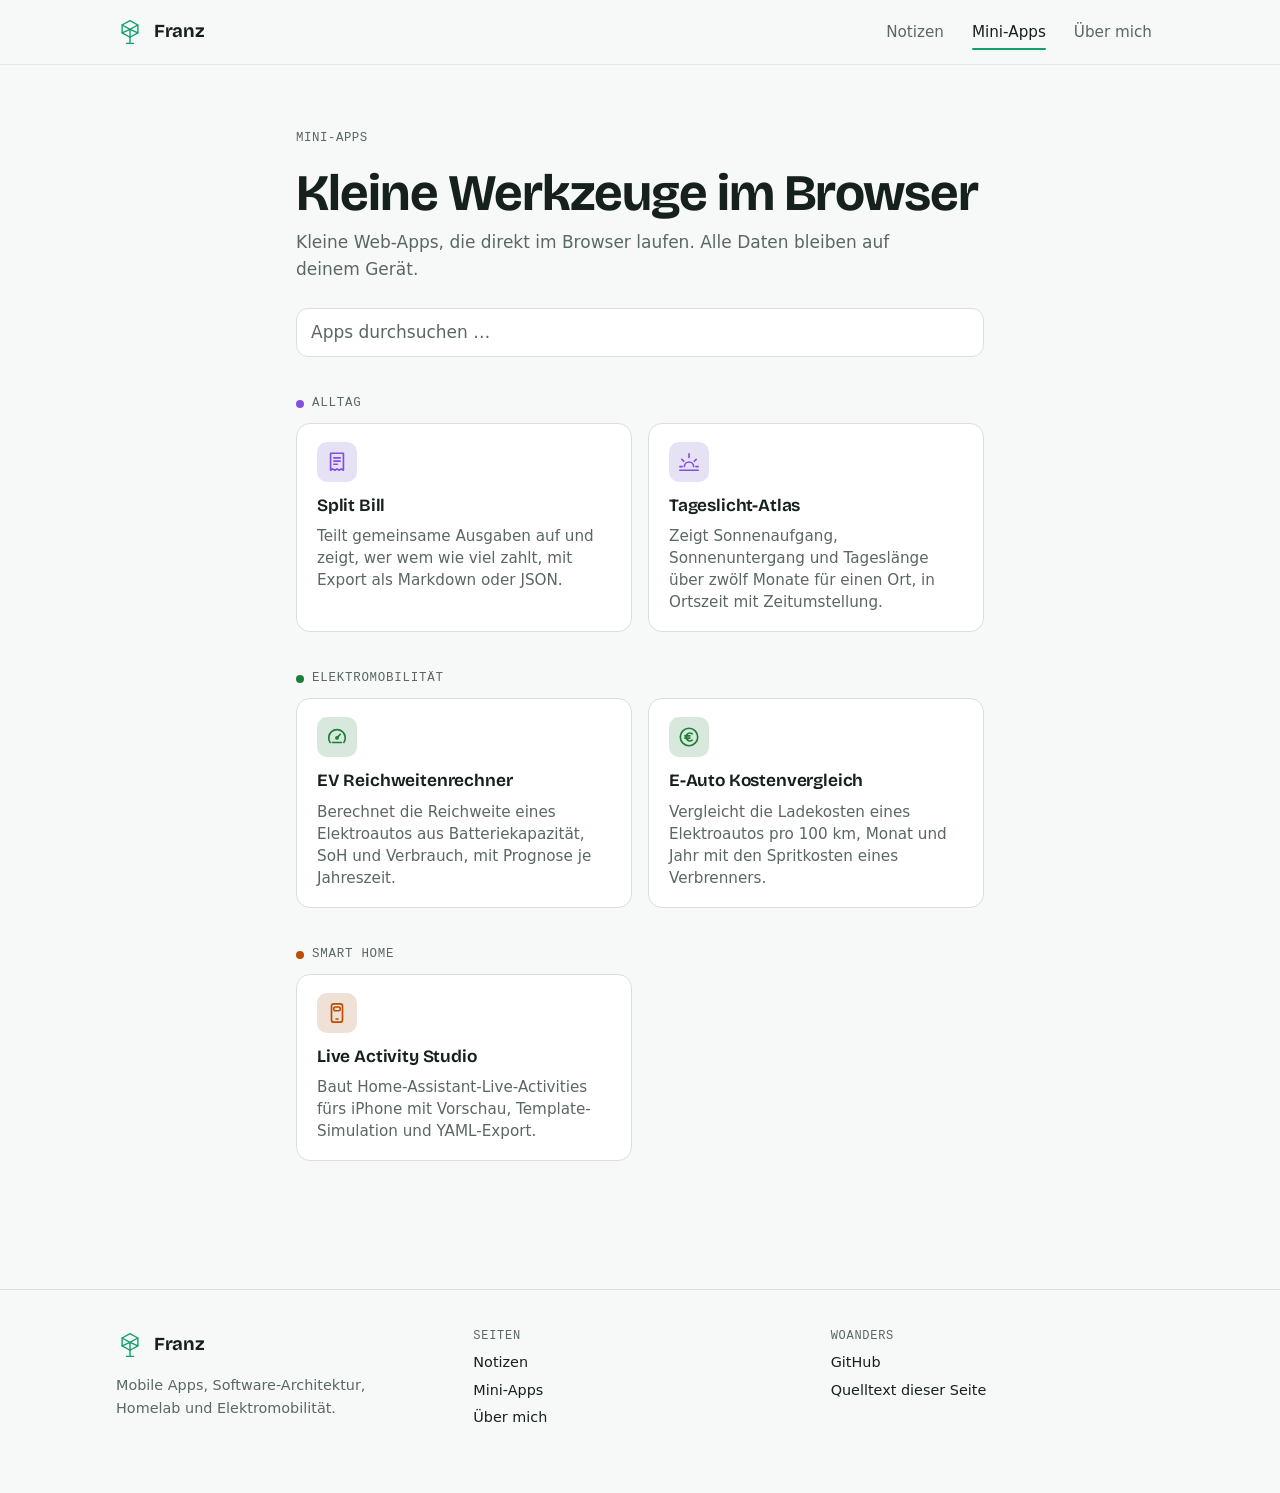
<file: apps/index.html>
<!doctype html>
<html lang="de">
<head>
  <meta charset="utf-8">
  <meta name="viewport" content="width=device-width, initial-scale=1">
  <title>Mini-Apps · Franz</title>
  <meta name="description" content="Kleine Web-Apps von Franz, reines HTML/CSS/JS">
  <link rel="stylesheet" href="../style.css?v=4">
</head>
<body>
  <header class="site-header">
    <div class="wrap">
      <a class="brand" href="../"><svg viewBox="0 0 32 32" width="28" height="28" fill="none" stroke="currentColor" stroke-width="1.6" stroke-linejoin="round" stroke-linecap="round" aria-hidden="true"><path d="M16 3 7 8v9l9 5 9-5V8z"/><path d="M7 8l9 5 9-5M16 13v9M7 17l9-4 9 4"/><path d="M16 22v7M12 29h8"/></svg>Franz</a>
      <nav class="site-nav" aria-label="Hauptnavigation">
        <a href="../notizen/">Notizen</a>
        <a href="../apps/" aria-current="page">Mini-Apps</a>
        <a href="../#ueber">Über mich</a>
      </nav>
    </div>
  </header>
  <main>
    <p class="eyebrow">Mini-Apps</p>
    <h1>Kleine Werkzeuge im Browser</h1>
    <p class="tagline">Kleine Web-Apps, die direkt im Browser laufen. Alle Daten bleiben auf deinem Gerät.</p>
    <div class="app-search">
      <label for="app-filter" class="visually-hidden">Mini-Apps filtern</label>
      <input id="app-filter" type="search" placeholder="Apps durchsuchen …" autocomplete="off" spellcheck="false">
    </div>
    <section class="app-section" aria-labelledby="cat-alltag" style="--cat: var(--app-alltag)">
      <h2 id="cat-alltag">Alltag</h2>
      <ul class="app-grid">
        <li>
          <a class="app-tile" href="split-bill/">
            <span class="app-tile-icon" aria-hidden="true">
              <svg viewBox="0 0 24 24" width="22" height="22" fill="none" stroke="currentColor" stroke-width="1.8" stroke-linecap="round" stroke-linejoin="round"><path d="M5 2.5h14V21l-2.33-1.5L14.33 21 12 19.5 9.67 21l-2.34-1.5L5 21z"/><path d="M8.5 7.5h7M8.5 11h7M8.5 14.5h4"/></svg>
            </span>
            <span class="app-tile-title">Split Bill</span>
            <span class="app-tile-desc">Teilt gemeinsame Ausgaben auf und zeigt, wer wem wie viel zahlt, mit Export als Markdown oder JSON.</span>
          </a>
        </li>
        <li>
          <a class="app-tile" href="tageslicht-atlas/">
            <span class="app-tile-icon" aria-hidden="true">
              <svg viewBox="0 0 24 24" width="22" height="22" fill="none" stroke="currentColor" stroke-width="1.8" stroke-linecap="round" stroke-linejoin="round"><path d="M7 17a5 5 0 0 1 10 0"/><path d="M2 21h20"/><path d="M12 3v4M4.2 9.2l2 2M19.8 9.2l-2 2M2 17h2.5M19.5 17H22"/></svg>
            </span>
            <span class="app-tile-title">Tageslicht-Atlas</span>
            <span class="app-tile-desc">Zeigt Sonnenaufgang, Sonnenuntergang und Tageslänge über zwölf Monate für einen Ort, in Ortszeit mit Zeitumstellung.</span>
          </a>
        </li>
      </ul>
    </section>
    <section class="app-section" aria-labelledby="cat-emobil" style="--cat: var(--app-emobil)">
      <h2 id="cat-emobil">Elektromobilität</h2>
      <ul class="app-grid">
        <li>
          <a class="app-tile" href="ev-reichweite/">
            <span class="app-tile-icon" aria-hidden="true">
              <svg viewBox="0 0 24 24" width="22" height="22" fill="none" stroke="currentColor" stroke-width="1.8" stroke-linecap="round" stroke-linejoin="round"><path d="M4.5 18a9 9 0 1 1 15 0"/><path d="m12 13 3.5-4"/><circle cx="12" cy="13" r="1.2"/><path d="M7 18h10"/></svg>
            </span>
            <span class="app-tile-title">EV Reichweitenrechner</span>
            <span class="app-tile-desc">Berechnet die Reichweite eines Elektroautos aus Batteriekapazität, SoH und Verbrauch, mit Prognose je Jahreszeit.</span>
          </a>
        </li>
        <li>
          <a class="app-tile" href="e-auto-kostenvergleich/">
            <span class="app-tile-icon" aria-hidden="true">
              <svg viewBox="0 0 24 24" width="22" height="22" fill="none" stroke="currentColor" stroke-width="1.8" stroke-linecap="round" stroke-linejoin="round"><circle cx="12" cy="12" r="9.5"/><path d="M15.5 8.6a4.2 4.2 0 1 0 0 6.8"/><path d="M7.5 10.8h5.5M7.5 13.2h5.5"/></svg>
            </span>
            <span class="app-tile-title">E-Auto Kostenvergleich</span>
            <span class="app-tile-desc">Vergleicht die Ladekosten eines Elektroautos pro 100 km, Monat und Jahr mit den Spritkosten eines Verbrenners.</span>
          </a>
        </li>
      </ul>
    </section>
    <section class="app-section" aria-labelledby="cat-smarthome" style="--cat: var(--app-smarthome)">
      <h2 id="cat-smarthome">Smart Home</h2>
      <ul class="app-grid">
        <li>
          <a class="app-tile" href="live-activities-studio/">
            <span class="app-tile-icon" aria-hidden="true">
              <svg viewBox="0 0 24 24" width="22" height="22" fill="none" stroke="currentColor" stroke-width="1.8" stroke-linecap="round" stroke-linejoin="round"><rect x="6" y="2" width="12" height="20" rx="2.5"/><rect x="8.5" y="5.5" width="7" height="4" rx="1.5"/><path d="M11 18.5h2"/></svg>
            </span>
            <span class="app-tile-title">Live Activity Studio</span>
            <span class="app-tile-desc">Baut Home-Assistant-Live-Activities fürs iPhone mit Vorschau, Template-Simulation und YAML-Export.</span>
          </a>
        </li>
      </ul>
    </section>
    <p class="app-empty" id="app-empty" hidden>Keine passende App gefunden.</p>
  </main>
  <footer class="site-footer">
    <div class="wrap">
      <div>
        <a class="brand" href="../"><svg viewBox="0 0 32 32" width="28" height="28" fill="none" stroke="currentColor" stroke-width="1.6" stroke-linejoin="round" stroke-linecap="round" aria-hidden="true"><path d="M16 3 7 8v9l9 5 9-5V8z"/><path d="M7 8l9 5 9-5M16 13v9M7 17l9-4 9 4"/><path d="M16 22v7M12 29h8"/></svg>Franz</a>
        <p>Mobile Apps, Software-Architektur, Homelab und Elektromobilität.</p>
      </div>
      <nav aria-labelledby="f-seiten">
        <h2 id="f-seiten">Seiten</h2>
        <ul>
          <li><a href="../notizen/">Notizen</a></li>
          <li><a href="../apps/">Mini-Apps</a></li>
          <li><a href="../#ueber">Über mich</a></li>
        </ul>
      </nav>
      <nav aria-labelledby="f-extern">
        <h2 id="f-extern">Woanders</h2>
        <ul>
          <li><a href="https://github.com/franzlj">GitHub</a></li>
          <li><a href="https://github.com/franzlj/franzlj.github.io">Quelltext dieser Seite</a></li>
        </ul>
      </nav>
    </div>
  </footer>
  <script src="apps.js?v=2"></script>
</body>
</html>
</file>
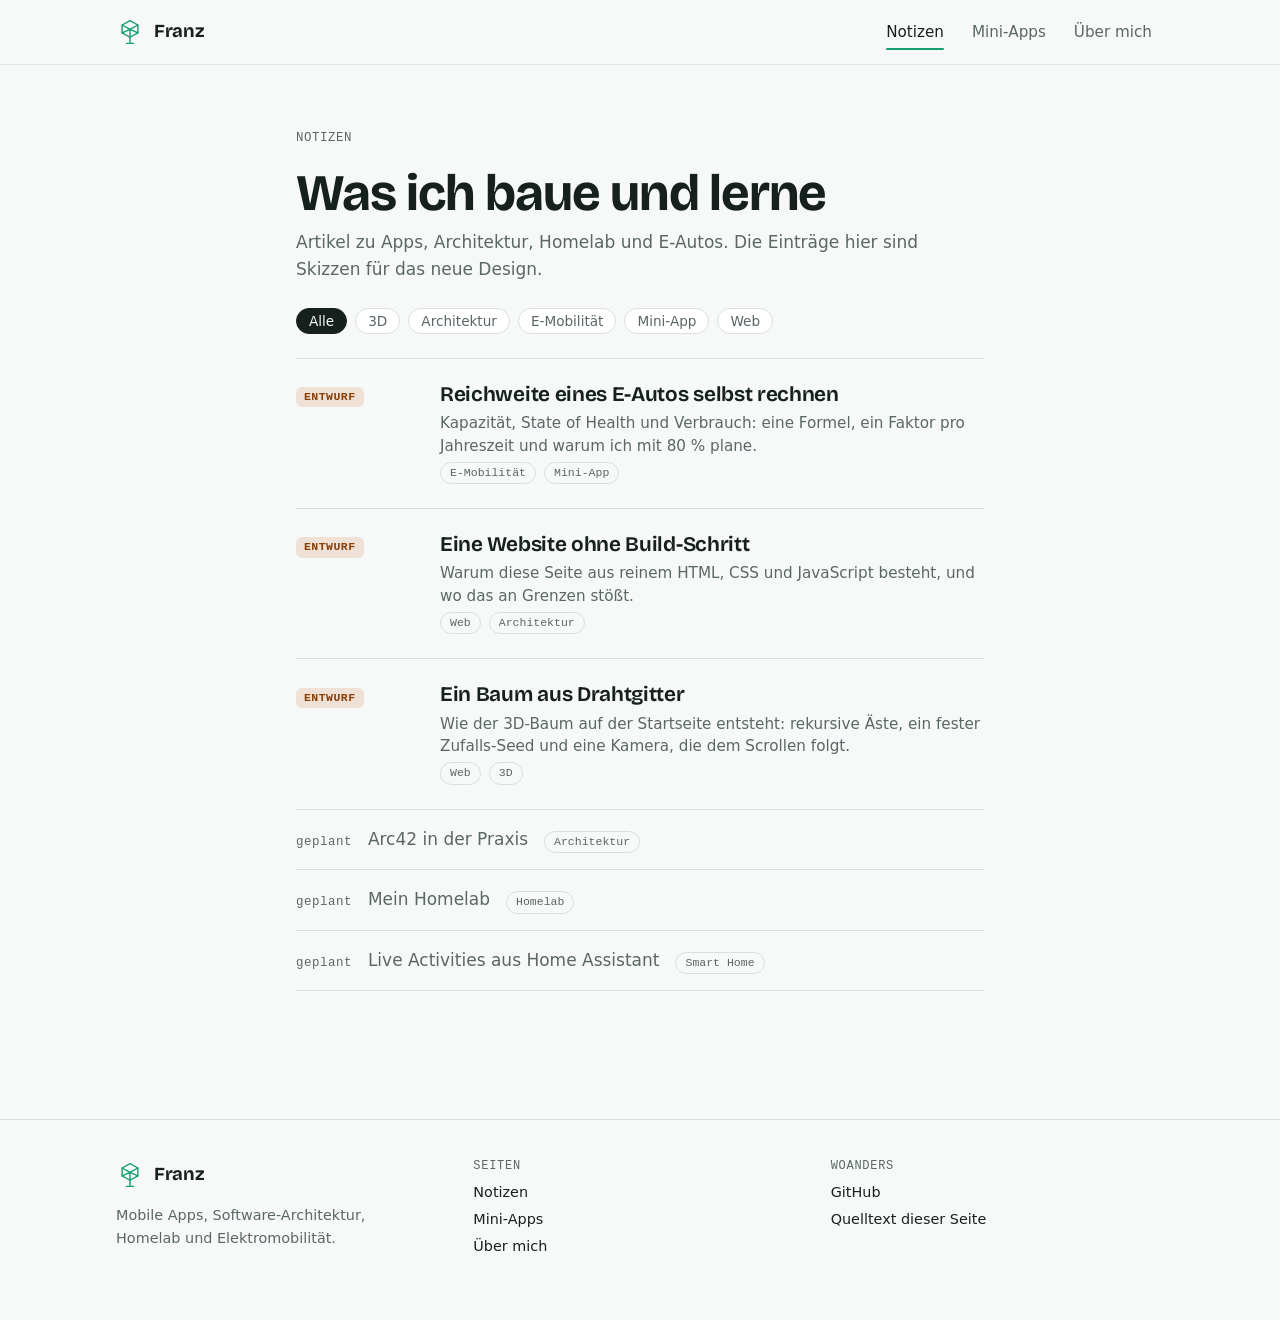
<file: notizen/index.html>
<!doctype html>
<html lang="de">
<head>
  <meta charset="utf-8">
  <meta name="viewport" content="width=device-width, initial-scale=1">
  <title>Notizen · Franz</title>
  <meta name="description" content="Notizen von Franz zu Mobile Apps, Software-Architektur, Homelab und Elektromobilität">
  <link rel="stylesheet" href="../style.css?v=4">
</head>
<body>
  <header class="site-header">
    <div class="wrap">
      <a class="brand" href="../"><svg viewBox="0 0 32 32" width="28" height="28" fill="none" stroke="currentColor" stroke-width="1.6" stroke-linejoin="round" stroke-linecap="round" aria-hidden="true"><path d="M16 3 7 8v9l9 5 9-5V8z"/><path d="M7 8l9 5 9-5M16 13v9M7 17l9-4 9 4"/><path d="M16 22v7M12 29h8"/></svg>Franz</a>
      <nav class="site-nav" aria-label="Hauptnavigation">
        <a href="../notizen/" aria-current="page">Notizen</a>
        <a href="../apps/">Mini-Apps</a>
        <a href="../#ueber">Über mich</a>
      </nav>
    </div>
  </header>
  <main>
    <p class="eyebrow">Notizen</p>
    <h1>Was ich baue und lerne</h1>
    <p class="tagline">Artikel zu Apps, Architektur, Homelab und E-Autos. Die Einträge hier sind Skizzen für das neue Design.</p>
    <div class="filter" role="group" aria-label="Nach Thema filtern">
      <button type="button" aria-pressed="true" data-tag="">Alle</button><button type="button" aria-pressed="false" data-tag="3D">3D</button><button type="button" aria-pressed="false" data-tag="Architektur">Architektur</button><button type="button" aria-pressed="false" data-tag="E-Mobilität">E-Mobilität</button><button type="button" aria-pressed="false" data-tag="Mini-App">Mini-App</button><button type="button" aria-pressed="false" data-tag="Web">Web</button>
    </div>
    <ul class="post-list" id="posts">
        <li data-tags="E-Mobilität Mini-App">
          <a class="post-link" href="../notizen/ev-reichweite-rechnen/">
            <span class="meta"><span class="status">Entwurf</span></span>
            <span class="post-title">Reichweite eines E-Autos selbst rechnen</span>
            <span class="post-desc">Kapazität, State of Health und Verbrauch: eine Formel, ein Faktor pro Jahreszeit und warum ich mit 80 % plane.</span>
            <span class="post-tags"><span class="chip">E-Mobilität</span><span class="chip">Mini-App</span></span>
          </a>
        </li>
        <li data-tags="Web Architektur">
          <a class="post-link" href="../notizen/website-ohne-build/">
            <span class="meta"><span class="status">Entwurf</span></span>
            <span class="post-title">Eine Website ohne Build-Schritt</span>
            <span class="post-desc">Warum diese Seite aus reinem HTML, CSS und JavaScript besteht, und wo das an Grenzen stößt.</span>
            <span class="post-tags"><span class="chip">Web</span><span class="chip">Architektur</span></span>
          </a>
        </li>
        <li data-tags="Web 3D">
          <a class="post-link" href="../notizen/drahtgitter-baum/">
            <span class="meta"><span class="status">Entwurf</span></span>
            <span class="post-title">Ein Baum aus Drahtgitter</span>
            <span class="post-desc">Wie der 3D-Baum auf der Startseite entsteht: rekursive Äste, ein fester Zufalls-Seed und eine Kamera, die dem Scrollen folgt.</span>
            <span class="post-tags"><span class="chip">Web</span><span class="chip">3D</span></span>
          </a>
        </li>
        <li class="planned"><span class="meta">geplant</span><span>Arc42 in der Praxis</span><span class="chip">Architektur</span></li>
        <li class="planned"><span class="meta">geplant</span><span>Mein Homelab</span><span class="chip">Homelab</span></li>
        <li class="planned"><span class="meta">geplant</span><span>Live Activities aus Home Assistant</span><span class="chip">Smart Home</span></li>
    </ul>
  </main>
  <footer class="site-footer">
    <div class="wrap">
      <div>
        <a class="brand" href="../"><svg viewBox="0 0 32 32" width="28" height="28" fill="none" stroke="currentColor" stroke-width="1.6" stroke-linejoin="round" stroke-linecap="round" aria-hidden="true"><path d="M16 3 7 8v9l9 5 9-5V8z"/><path d="M7 8l9 5 9-5M16 13v9M7 17l9-4 9 4"/><path d="M16 22v7M12 29h8"/></svg>Franz</a>
        <p>Mobile Apps, Software-Architektur, Homelab und Elektromobilität.</p>
      </div>
      <nav aria-labelledby="f-seiten">
        <h2 id="f-seiten">Seiten</h2>
        <ul>
          <li><a href="../notizen/">Notizen</a></li>
          <li><a href="../apps/">Mini-Apps</a></li>
          <li><a href="../#ueber">Über mich</a></li>
        </ul>
      </nav>
      <nav aria-labelledby="f-extern">
        <h2 id="f-extern">Woanders</h2>
        <ul>
          <li><a href="https://github.com/franzlj">GitHub</a></li>
          <li><a href="https://github.com/franzlj/franzlj.github.io">Quelltext dieser Seite</a></li>
        </ul>
      </nav>
    </div>
  </footer>
  <script src="notizen.js"></script>
</body>
</html>
</file>
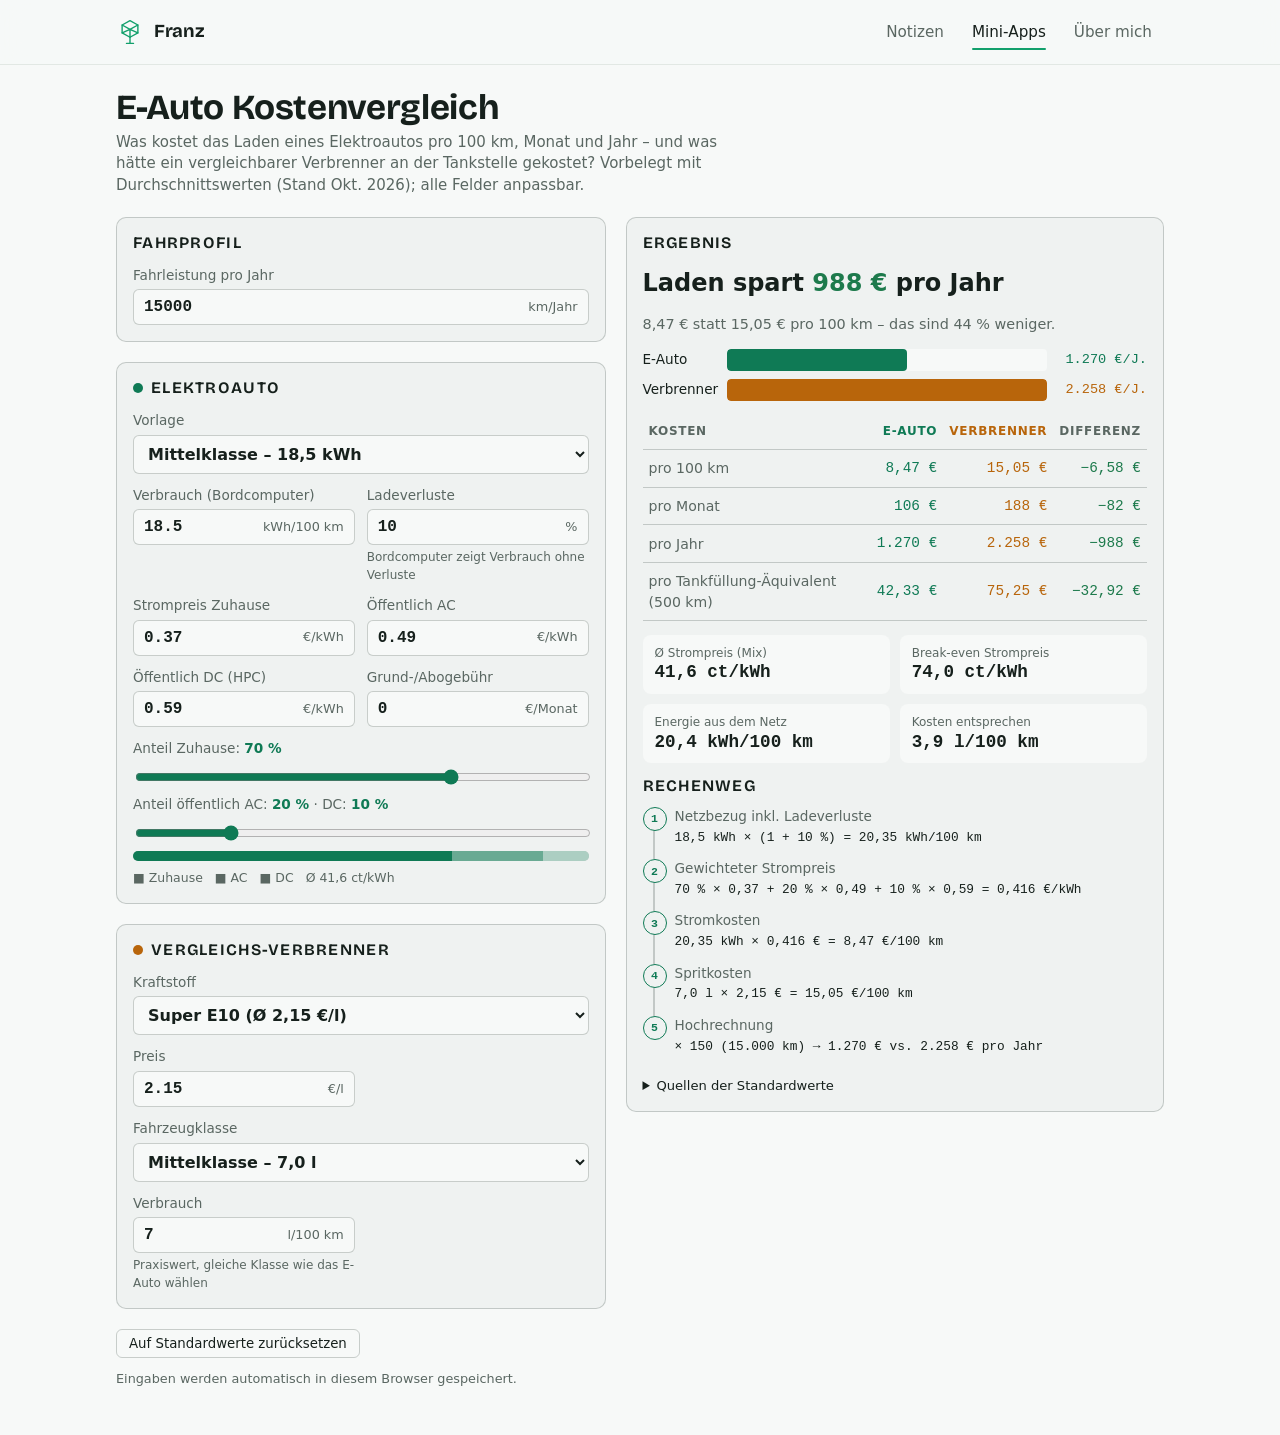
<file: apps/e-auto-kostenvergleich/index.html>
<!doctype html>
<html lang="de">
<head>
  <meta charset="utf-8">
  <meta name="viewport" content="width=device-width, initial-scale=1, viewport-fit=cover">
  <title>E-Auto Kostenvergleich · Franz</title>
  <meta name="description" content="Ladekosten eines Elektroautos pro 100 km, Monat und Jahr im Vergleich zu den Spritkosten eines Verbrenners">
  <link rel="stylesheet" href="../../style.css?v=4">
  <link rel="stylesheet" href="app.css">
</head>
<body>
  <header class="site-header">
    <div class="wrap">
      <a class="brand" href="../../"><svg viewBox="0 0 32 32" width="28" height="28" fill="none" stroke="currentColor" stroke-width="1.6" stroke-linejoin="round" stroke-linecap="round" aria-hidden="true"><path d="M16 3 7 8v9l9 5 9-5V8z"/><path d="M7 8l9 5 9-5M16 13v9M7 17l9-4 9 4"/><path d="M16 22v7M12 29h8"/></svg>Franz</a>
      <nav class="site-nav" aria-label="Hauptnavigation">
        <a href="../../notizen/">Notizen</a>
        <a href="../../apps/" aria-current="page">Mini-Apps</a>
        <a href="../../#ueber">Über mich</a>
      </nav>
    </div>
  </header>
  <main class="cost">
  <header>
    <h1>E-Auto Kostenvergleich</h1>
    <p>Was kostet das Laden eines Elektroautos pro 100 km, Monat und Jahr – und was hätte ein vergleichbarer Verbrenner an der Tankstelle gekostet? Vorbelegt mit Durchschnittswerten (Stand Okt. 2026); alle Felder anpassbar.</p>
  </header>

  <div class="grid">
    <div class="col">
      <section class="panel" aria-labelledby="h-common">
        <h2 id="h-common">Fahrprofil</h2>
        <div class="fields">
          <label class="full">Fahrleistung pro Jahr
            <div class="inp"><input id="km" type="number" min="0" step="500" inputmode="numeric"><span>km/Jahr</span></div>
          </label>
        </div>
      </section>

      <section class="panel" aria-labelledby="h-ev">
        <h2 id="h-ev"><span class="dot ev"></span>Elektroauto</h2>
        <div class="fields">
          <label class="full">Vorlage
            <div class="inp"><select id="preset">
              <optgroup label="Fahrzeugklasse (Richtwert)">
              <option value="15">Kleinwagen – 15 kWh</option>
              <option value="16.5">Kompaktklasse – 16,5 kWh</option>
              <option value="18.5">Mittelklasse – 18,5 kWh</option>
              <option value="21">SUV / Oberklasse – 21 kWh</option>
              </optgroup>
              <optgroup label="Beispielmodelle">
              <option value="19.6">BMW i4 eDrive40 – Praxis Ø 19,6 kWh</option>
              <option value="22">BMW i4 M50 – WLTP max. 22,0 kWh</option>
              </optgroup>
              <option value="custom">Eigener Wert</option>
            </select></div>
          </label>
          <label>Verbrauch (Bordcomputer)
            <div class="inp"><input id="evc" type="number" min="5" max="50" step="0.1" inputmode="decimal"><span>kWh/100 km</span></div>
          </label>
          <label>Ladeverluste
            <div class="inp"><input id="loss" type="number" min="0" max="40" step="1" inputmode="numeric"><span>%</span></div>
            <span class="hint">Bordcomputer zeigt Verbrauch ohne Verluste</span>
          </label>
          <label>Strompreis Zuhause
            <div class="inp"><input id="pHome" type="number" min="0" step="0.01" inputmode="decimal"><span>€/kWh</span></div>
          </label>
          <label>Öffentlich AC
            <div class="inp"><input id="pAC" type="number" min="0" step="0.01" inputmode="decimal"><span>€/kWh</span></div>
          </label>
          <label>Öffentlich DC (HPC)
            <div class="inp"><input id="pDC" type="number" min="0" step="0.01" inputmode="decimal"><span>€/kWh</span></div>
          </label>
          <label>Grund-/Abogebühr
            <div class="inp"><input id="fee" type="number" min="0" step="0.5" inputmode="decimal"><span>€/Monat</span></div>
          </label>
          <div class="mix full">
            <label for="sHome">Anteil Zuhause: <strong id="sHomeV" class="c-ev"></strong></label>
            <input id="sHome" type="range" min="0" max="100" step="5">
            <label for="sAC">Anteil öffentlich AC: <strong id="sACV" class="c-ev"></strong> · DC: <strong id="sDCV" class="c-ev"></strong></label>
            <input id="sAC" type="range" min="0" max="100" step="5">
            <div class="mixbar" aria-hidden="true"><i id="mbH"></i><i id="mbA"></i><i id="mbD"></i></div>
            <div class="mixlegend"><span>■ Zuhause</span><span>■ AC</span><span>■ DC</span><span id="mixPrice"></span></div>
            <span id="mixWarn" class="warn" hidden>Zuhause + AC übersteigt 100 % – AC wurde gekürzt.</span>
          </div>
        </div>
      </section>

      <section class="panel" aria-labelledby="h-ice">
        <h2 id="h-ice"><span class="dot ice"></span>Vergleichs-Verbrenner</h2>
        <div class="fields">
          <label class="full">Kraftstoff
            <div class="inp"><select id="fuel">
              <option value="e10">Super E10 (Ø 2,15 €/l)</option>
              <option value="diesel">Diesel (Ø 2,25 €/l)</option>
              <option value="custom">Eigener Preis</option>
            </select></div>
          </label>
          <label>Preis
            <div class="inp"><input id="pf" type="number" min="0" step="0.01" inputmode="decimal"><span>€/l</span></div>
          </label>
          <label class="full">Fahrzeugklasse
            <div class="inp"><select id="icepreset">
              <option value="5.5">Kleinwagen – 5,5 l</option>
              <option value="6.5">Kompaktklasse – 6,5 l</option>
              <option value="7">Mittelklasse – 7,0 l</option>
              <option value="8.5">SUV / Oberklasse – 8,5 l</option>
              <option value="custom">Eigener Wert</option>
            </select></div>
          </label>
          <label>Verbrauch
            <div class="inp"><input id="icec" type="number" min="1" max="30" step="0.1" inputmode="decimal"><span>l/100 km</span></div>
            <span class="hint">Praxiswert, gleiche Klasse wie das E-Auto wählen</span>
          </label>
        </div>
      </section>
      <div class="actions"><button class="reset" id="reset" type="button">Auf Standardwerte zurücksetzen</button><span id="saveState" class="hint"></span></div>
    </div>

    <section class="panel result" aria-labelledby="h-res" aria-live="polite">
      <h2 id="h-res">Ergebnis</h2>
      <p class="verdict" id="verdict"></p>
      <p class="sub" id="verdictSub"></p>

      <div class="bars" id="bars">
        <div class="bar"><span>E-Auto</span><div class="track"><div class="fill" id="barEv"></div></div><span class="val c-ev" id="barEvV"></span></div>
        <div class="bar"><span>Verbrenner</span><div class="track"><div class="fill" id="barIce"></div></div><span class="val c-ice" id="barIceV"></span></div>
      </div>

      <div class="tablebox">
        <table>
          <thead><tr><th>Kosten</th><th class="c-ev">E-Auto</th><th class="c-ice">Verbrenner</th><th>Differenz</th></tr></thead>
          <tbody id="tbody"></tbody>
        </table>
      </div>

      <div class="kpis">
        <div class="kpi"><small>Ø Strompreis (Mix)</small><strong id="kMix"></strong></div>
        <div class="kpi"><small>Break-even Strompreis</small><strong id="kBe"></strong></div>
        <div class="kpi"><small>Energie aus dem Netz</small><strong id="kGrid"></strong></div>
        <div class="kpi"><small>Kosten entsprechen</small><strong id="kEq"></strong></div>
      </div>

      <div>
        <h2 class="steps-head">Rechenweg</h2>
        <div class="steps" id="steps"></div>
      </div>

      <details>
        <summary>Quellen der Standardwerte</summary>
        <ul>
          <li>Spritpreise: ADAC-Wochenauswertung Okt. 2026 – E10 2,151 €/l, Diesel 2,247 €/l (<a href="https://presse.adac.de/meldungen/adac-ev/verkehr/leichter-preisanstieg-bei-diesel-und-benzin.html" target="_blank" rel="noopener">presse.adac.de</a>)</li>
          <li>Haushaltsstrom: BDEW-Strompreisanalyse 08/2026 – Ø 37,0 ct/kWh (<a href="https://www.bdew.de/media/documents/BDEW_Strompreisanalyse_082026.pdf" target="_blank" rel="noopener">bdew.de</a>)</li>
          <li>i4 eDrive40 Praxisverbrauch Ø 19,6 kWh/100 km (Nutzerdaten, <a href="https://www.autokostencheck.de/BMW/BMW-i-Modelle/i4/i4-e-drive40-g4c_49787/verbrauch/" target="_blank" rel="noopener">autokostencheck.de</a>); WLTP 16,1–19,1 kWh (<a href="https://insideevs.de/reviews/590519/bmw-i4edrive40-verbrauchstest-franzosische-autobahn/" target="_blank" rel="noopener">insideevs.de</a>); M50 bis 22,0 kWh (BMW Group Presse)</li>
          <li>Nicht recherchiert, Schätzwerte: Klassen-Richtwerte für E-Auto und Verbrenner, öffentliche AC/DC-Preise, Ladeverluste 10 %. Bitte mit eigenen Werten ersetzen.</li>
        </ul>
      </details>
    </section>
  </div>
  </main>
  <script src="app.js"></script>
</body>
</html>
</file>
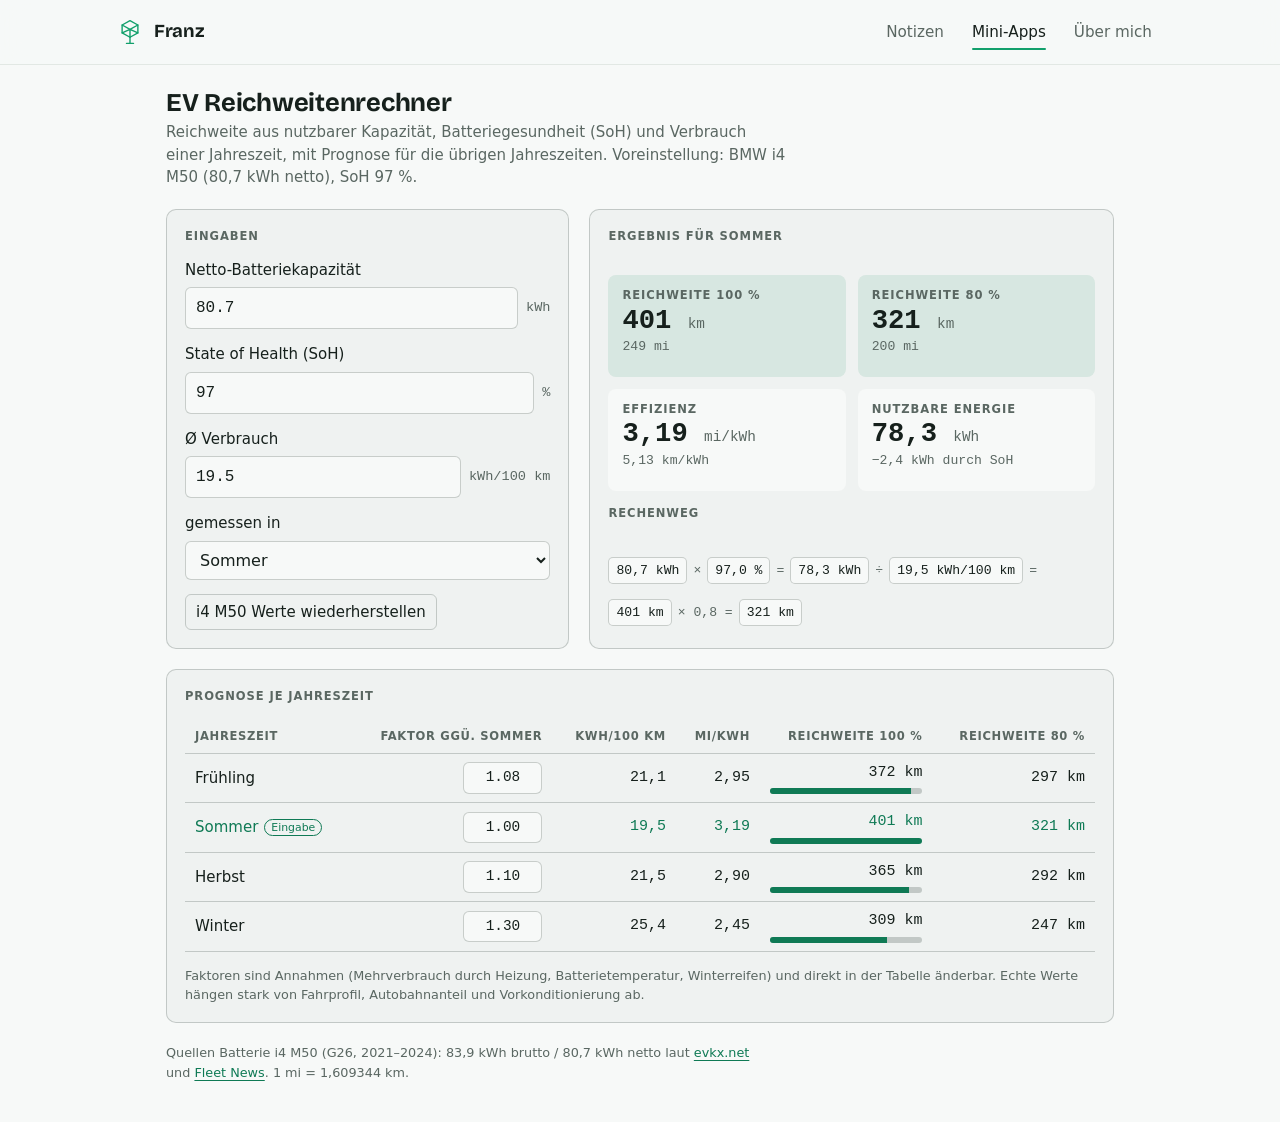
<file: apps/ev-reichweite/index.html>
<!doctype html>
<html lang="de">
<head>
  <meta charset="utf-8">
  <meta name="viewport" content="width=device-width, initial-scale=1, viewport-fit=cover">
  <title>EV Reichweitenrechner · Franz</title>
  <meta name="description" content="Reichweite eines Elektroautos aus Batteriekapazität, SoH und Verbrauch, mit Prognose je Jahreszeit">
  <link rel="stylesheet" href="../../style.css?v=4">
  <link rel="stylesheet" href="app.css">
</head>
<body>
  <header class="site-header">
    <div class="wrap">
      <a class="brand" href="../../"><svg viewBox="0 0 32 32" width="28" height="28" fill="none" stroke="currentColor" stroke-width="1.6" stroke-linejoin="round" stroke-linecap="round" aria-hidden="true"><path d="M16 3 7 8v9l9 5 9-5V8z"/><path d="M7 8l9 5 9-5M16 13v9M7 17l9-4 9 4"/><path d="M16 22v7M12 29h8"/></svg>Franz</a>
      <nav class="site-nav" aria-label="Hauptnavigation">
        <a href="../../notizen/">Notizen</a>
        <a href="../../apps/" aria-current="page">Mini-Apps</a>
        <a href="../../#ueber">Über mich</a>
      </nav>
    </div>
  </header>
  <main class="ev">
  <header>
    <h1>EV Reichweitenrechner</h1>
    <p class="sub">Reichweite aus nutzbarer Kapazität, Batteriegesundheit (SoH) und Verbrauch einer Jahreszeit, mit Prognose für die übrigen Jahreszeiten. Voreinstellung: BMW i4 M50 (80,7 kWh netto), SoH 97 %.</p>
  </header>

  <div class="grid">
    <section class="panel" aria-label="Eingaben">
      <div class="label">Eingaben</div>
      <div class="field">
        <label for="net">Netto-Batteriekapazität</label>
        <div class="inrow"><input id="net" type="number" step="0.1" min="1" value="80.7"><span class="unit">kWh</span></div>
      </div>
      <div class="field">
        <label for="soh">State of Health (SoH)</label>
        <div class="inrow"><input id="soh" type="number" step="0.5" min="1" max="100" value="97"><span class="unit">%</span></div>
      </div>
      <div class="field">
        <label for="cons">Ø Verbrauch</label>
        <div class="inrow"><input id="cons" type="number" step="0.1" min="1" value="19.5"><span class="unit">kWh/100 km</span></div>
      </div>
      <div class="field">
        <label for="season">gemessen in</label>
        <select id="season">
          <option value="spring">Frühling</option>
          <option value="summer" selected>Sommer</option>
          <option value="autumn">Herbst</option>
          <option value="winter">Winter</option>
        </select>
      </div>
      <button id="reset" type="button">i4 M50 Werte wiederherstellen</button>
    </section>

    <section class="panel" aria-label="Ergebnis">
      <div class="label">Ergebnis für <span id="seasonName">Sommer</span></div>
      <div class="kpis">
        <div class="kpi main"><div class="label">Reichweite 100 %</div><div class="v" id="r100">–</div><div class="s" id="r100mi"></div></div>
        <div class="kpi main"><div class="label">Reichweite 80 %</div><div class="v" id="r80">–</div><div class="s" id="r80mi"></div></div>
        <div class="kpi"><div class="label">Effizienz</div><div class="v" id="mikwh">–</div><div class="s" id="kmkwh"></div></div>
        <div class="kpi"><div class="label">Nutzbare Energie</div><div class="v" id="usable">–</div><div class="s" id="lost"></div></div>
      </div>
      <div class="label">Rechenweg</div>
      <div class="chain" id="chain"></div>
    </section>
  </div>

  <section class="panel" aria-label="Prognose Jahreszeiten">
    <div class="label">Prognose je Jahreszeit</div>
    <div class="tablebox">
      <table>
        <thead><tr><th>Jahreszeit</th><th>Faktor ggü. Sommer</th><th>kWh/100 km</th><th>mi/kWh</th><th>Reichweite 100 %</th><th>Reichweite 80 %</th></tr></thead>
        <tbody id="tbody"></tbody>
      </table>
    </div>
    <p class="hint">Faktoren sind Annahmen (Mehrverbrauch durch Heizung, Batterietemperatur, Winterreifen) und direkt in der Tabelle änderbar. Echte Werte hängen stark von Fahrprofil, Autobahnanteil und Vorkonditionierung ab.</p>
  </section>

  <p class="foot">Quellen Batterie i4 M50 (G26, 2021–2024): 83,9 kWh brutto / 80,7 kWh netto laut <a href="https://evkx.net/da/models/bmw/i4/i4_m50/" target="_blank" rel="noopener">evkx.net</a> und <a href="https://www.fleetnews.co.uk/electric-fleet/electric-car-and-van-data/bmw/i4-1519" target="_blank" rel="noopener">Fleet News</a>. 1 mi = 1,609344 km.</p>
  </main>
  <script src="app.js"></script>
</body>
</html>
</file>
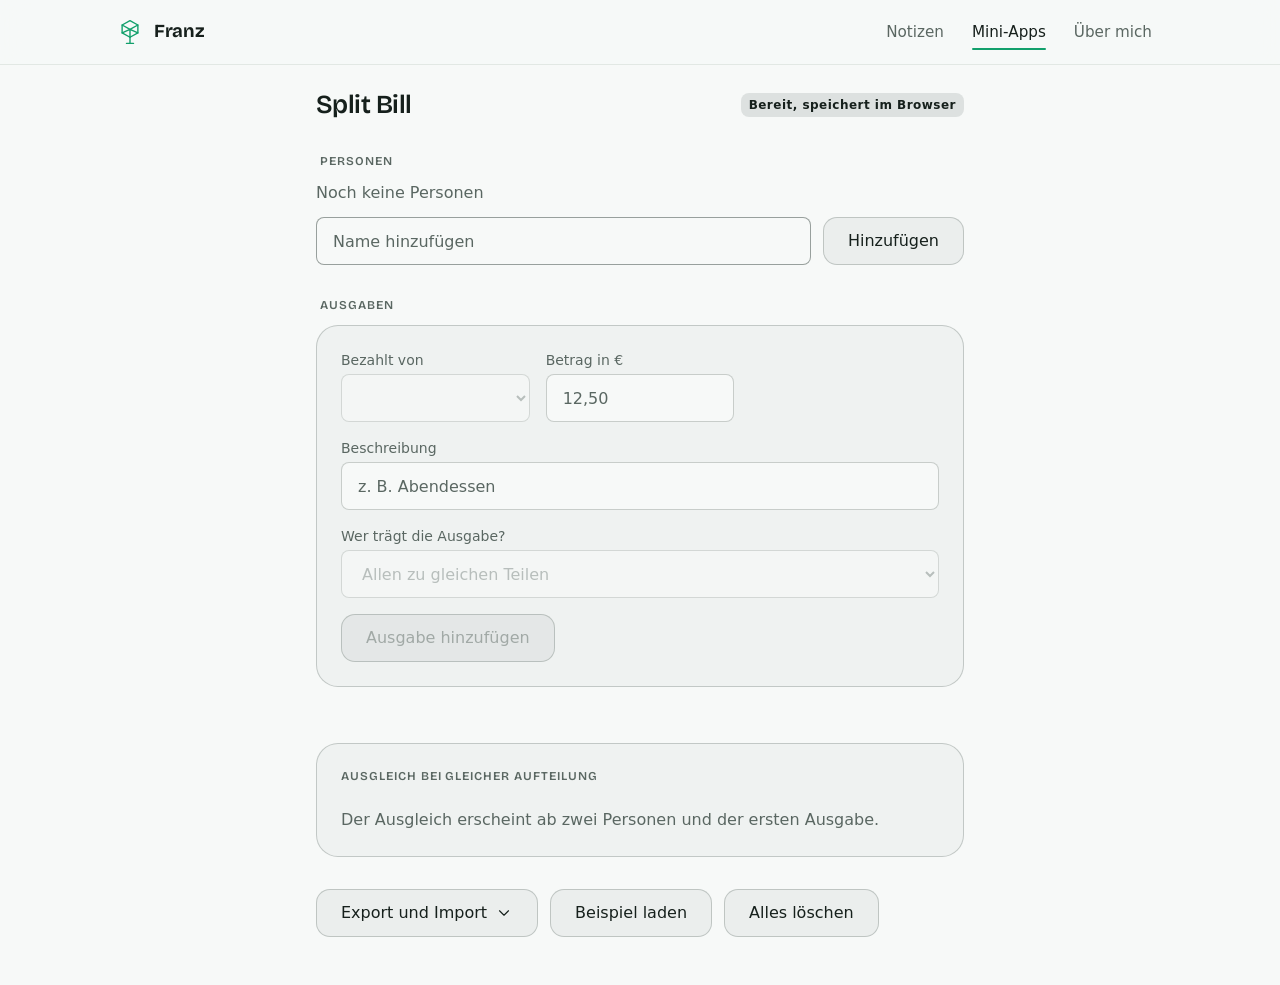
<file: apps/split-bill/index.html>
<!doctype html>
<html lang="de">
<head>
  <meta charset="utf-8">
  <meta name="viewport" content="width=device-width, initial-scale=1, viewport-fit=cover">
  <title>Split Bill · Franz</title>
  <meta name="description" content="Gemeinsame Ausgaben erfassen und mit möglichst wenigen Zahlungen ausgleichen">
  <link rel="stylesheet" href="../../style.css?v=4">
  <link rel="stylesheet" href="app.css">
</head>
<body>
  <header class="site-header">
    <div class="wrap">
      <a class="brand" href="../../"><svg viewBox="0 0 32 32" width="28" height="28" fill="none" stroke="currentColor" stroke-width="1.6" stroke-linejoin="round" stroke-linecap="round" aria-hidden="true"><path d="M16 3 7 8v9l9 5 9-5V8z"/><path d="M7 8l9 5 9-5M16 13v9M7 17l9-4 9 4"/><path d="M16 22v7M12 29h8"/></svg>Franz</a>
      <nav class="site-nav" aria-label="Hauptnavigation">
        <a href="../../notizen/">Notizen</a>
        <a href="../../apps/" aria-current="page">Mini-Apps</a>
        <a href="../../#ueber">Über mich</a>
      </nav>
    </div>
  </header>
  <main class="split">
    <div class="head">
      <h1>Split Bill</h1>
      <p id="status" class="badge" role="status" aria-live="polite">Lädt …</p>
    </div>
  
    <section class="block" aria-labelledby="h-people">
      <h2 id="h-people" class="cap">Personen</h2>
      <ul id="people" class="chips"></ul>
      <form id="person-form" class="row-form" autocomplete="off">
        <label class="sr" for="person-name">Name der Person</label>
        <input id="person-name" type="text" maxlength="30" placeholder="Name hinzufügen">
        <button class="btn" type="submit" id="person-add">Hinzufügen</button>
      </form>
      <p id="person-error" class="error" role="alert" hidden></p>
    </section>
  
    <section class="block" aria-labelledby="h-tx">
      <h2 id="h-tx" class="cap">Ausgaben</h2>
      <form id="tx-form" class="panel" autocomplete="off">
        <div class="fields">
          <div class="field">
            <label for="tx-person">Bezahlt von</label>
            <select id="tx-person"></select>
          </div>
          <div class="field">
            <label for="tx-amount">Betrag in €</label>
            <input id="tx-amount" type="text" inputmode="decimal" placeholder="12,50">
          </div>
          <div class="field wide">
            <label for="tx-desc">Beschreibung</label>
            <input id="tx-desc" type="text" maxlength="60" placeholder="z. B. Abendessen">
          </div>
          <div class="field wide">
            <label for="tx-for">Wer trägt die Ausgabe?</label>
            <select id="tx-for"></select>
          </div>
        </div>
        <button class="btn btn-primary" type="submit" id="tx-add">Ausgabe hinzufügen</button>
        <p id="tx-error" class="error" role="alert" hidden></p>
      </form>
      <div id="groups" class="groups"></div>
    </section>
  
    <section class="panel result-panel" aria-labelledby="h-result">
      <h2 id="h-result" class="cap">Ausgleich bei gleicher Aufteilung</h2>
      <div id="result"></div>
    </section>
  
    <div class="tools">
      <div class="foot">
        <div class="menu" id="io-menu">
          <button class="btn" type="button" id="io-btn" aria-haspopup="menu" aria-expanded="false" aria-controls="io-list">
            Export und Import
            <svg viewBox="0 0 24 24" width="20" height="20" fill="none" stroke="currentColor" stroke-width="1.5" stroke-linecap="round" stroke-linejoin="round" aria-hidden="true"><path d="M6 9l6 6 6-6"/></svg>
          </button>
          <div class="menu-list" id="io-list" role="menu" aria-label="Export und Import" hidden>
            <div class="cap">Export</div>
            <button class="menu-item" type="button" role="menuitem" id="md-save">Markdown speichern</button>
            <button class="menu-item" type="button" role="menuitem" id="md-copy">Markdown kopieren</button>
            <button class="menu-item" type="button" role="menuitem" id="json-save">JSON speichern</button>
            <button class="menu-item" type="button" role="menuitem" id="json-copy">JSON kopieren</button>
            <div class="menu-sep" role="separator"></div>
            <div class="cap">Import</div>
            <button class="menu-item" type="button" role="menuitem" id="json-file">JSON-Datei wählen</button>
            <button class="menu-item" type="button" role="menuitem" id="json-paste">JSON einfügen</button>
          </div>
        </div>
        <input id="json-input" type="file" accept=".json,application/json" hidden>
        <button class="btn" type="button" id="example">Beispiel laden</button>
        <button class="btn" type="button" id="reset">Alles löschen</button>
      </div>
      <div class="panel export" id="io-panel" hidden>
        <p id="export-note" class="hint" role="status" aria-live="polite"></p>
        <label class="sr" for="out-text">Export-Text</label>
        <textarea id="out-text" readonly hidden rows="10"></textarea>
        <div id="paste-box" class="export" hidden>
          <div class="field">
            <label for="json-in">JSON einfügen</label>
            <textarea id="json-in" rows="8" placeholder='{"format": "split-bill", "version": 1, …}'></textarea>
          </div>
          <div class="export-row">
            <button class="btn" type="button" id="json-do">Importieren</button>
            <button class="btn" type="button" id="json-cancel">Abbrechen</button>
          </div>
        </div>
        <div id="confirm-box" class="export" hidden>
          <p id="confirm-text" class="hint"></p>
          <div class="export-row">
            <button class="btn btn-danger" type="button" id="confirm-yes">Daten ersetzen</button>
            <button class="btn" type="button" id="confirm-no">Abbrechen</button>
          </div>
        </div>
      </div>
    </div>
  </main>
  <script src="app.js"></script>
</body>
</html>
</file>
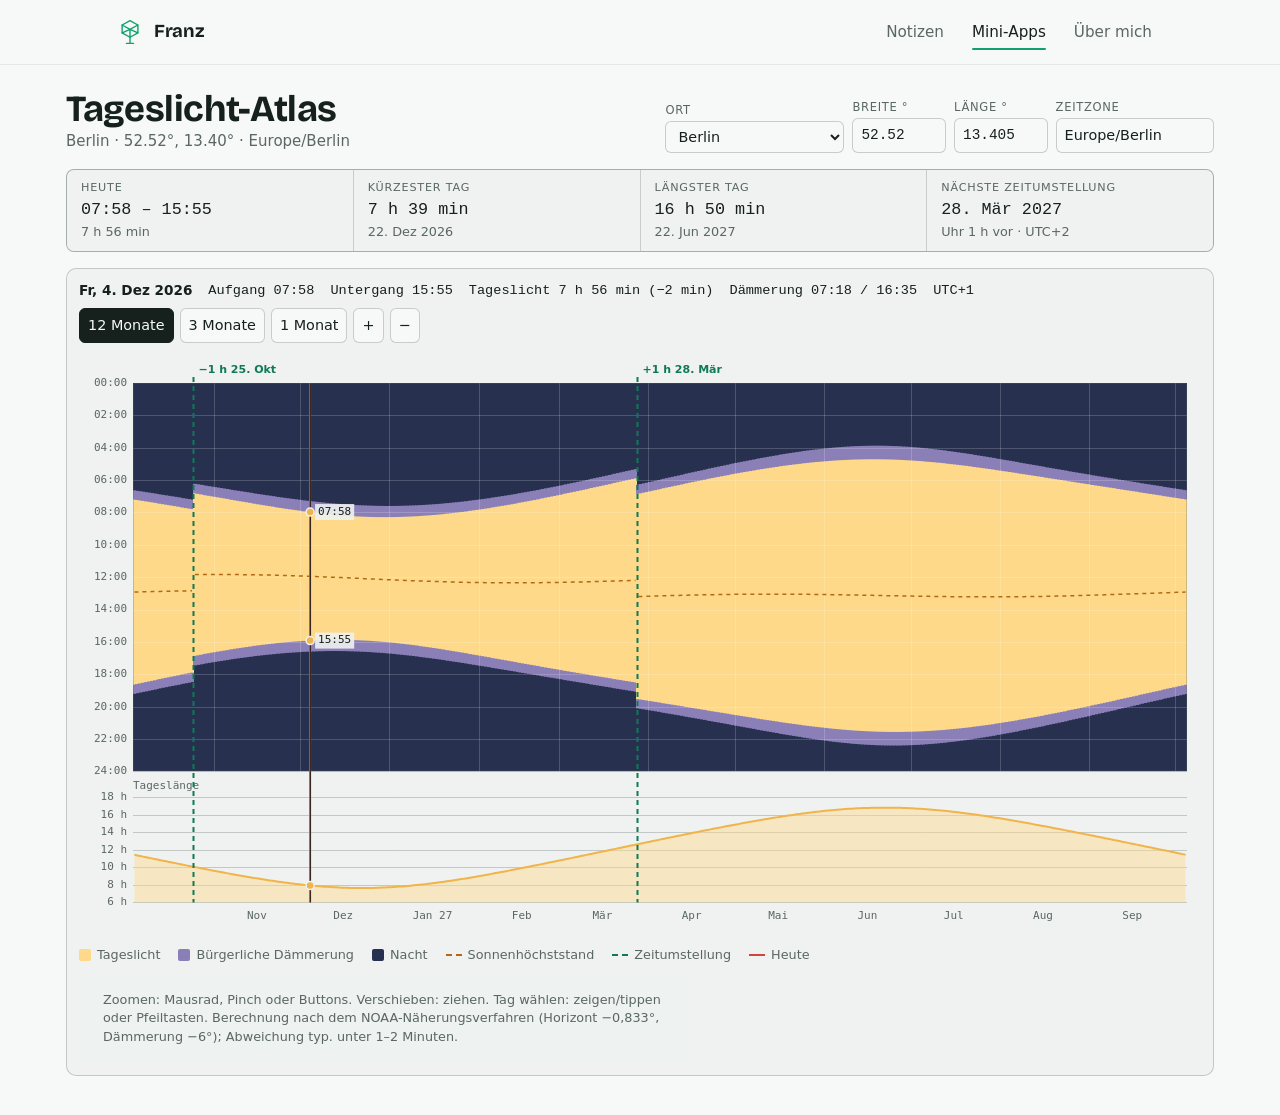
<file: apps/tageslicht-atlas/index.html>
<!doctype html>
<html lang="de">
<head>
  <meta charset="utf-8">
  <meta name="viewport" content="width=device-width, initial-scale=1, viewport-fit=cover">
  <title>Tageslicht-Atlas · Franz</title>
  <meta name="description" content="Sonnenaufgang, Sonnenuntergang und Tageslänge über zwölf Monate, in Ortszeit inklusive Zeitumstellung">
  <link rel="stylesheet" href="../../style.css?v=4">
  <link rel="stylesheet" href="app.css">
</head>
<body>
  <header class="site-header">
    <div class="wrap">
      <a class="brand" href="../../"><svg viewBox="0 0 32 32" width="28" height="28" fill="none" stroke="currentColor" stroke-width="1.6" stroke-linejoin="round" stroke-linecap="round" aria-hidden="true"><path d="M16 3 7 8v9l9 5 9-5V8z"/><path d="M7 8l9 5 9-5M16 13v9M7 17l9-4 9 4"/><path d="M16 22v7M12 29h8"/></svg>Franz</a>
      <nav class="site-nav" aria-label="Hauptnavigation">
        <a href="../../notizen/">Notizen</a>
        <a href="../../apps/" aria-current="page">Mini-Apps</a>
        <a href="../../#ueber">Über mich</a>
      </nav>
    </div>
  </header>
  <main class="daylight">
    <header>
      <div>
        <h1>Tageslicht-Atlas</h1>
        <p class="sub" id="subtitle">Sonnenaufgang bis -untergang, Ortszeit inkl. Zeitumstellung</p>
      </div>
      <div class="controls">
        <label for="preset">Ort
          <select id="preset"></select>
        </label>
        <label for="lat">Breite °
          <input id="lat" type="number" step="0.01" min="-89.9" max="89.9">
        </label>
        <label for="lon">Länge °
          <input id="lon" type="number" step="0.01" min="-180" max="180">
        </label>
        <label for="tz">Zeitzone
          <input id="tz" type="text" spellcheck="false">
        </label>
      </div>
    </header>

    <section class="stats" id="stats" aria-label="Kennzahlen"></section>

    <section class="panel">
      <div class="toolbar">
        <div class="readout" id="readout" aria-live="polite"></div>
        <div class="zoom" role="group" aria-label="Zoom">
          <button id="z-all" aria-pressed="true">12 Monate</button>
          <button id="z-3m">3 Monate</button>
          <button id="z-1m">1 Monat</button>
          <button id="z-in" aria-label="Hineinzoomen">+</button>
          <button id="z-out" aria-label="Herauszoomen">−</button>
        </div>
      </div>
      <div class="canvas-box" id="box">
        <canvas id="cv" tabindex="0" aria-label="Diagramm der Tageslichtzeiten; Pfeiltasten wählen einen Tag"></canvas>
      </div>
      <div class="legend">
        <span><i class="sw" style="background:var(--day)"></i>Tageslicht</span>
        <span><i class="sw" style="background:var(--twilight)"></i>Bürgerliche Dämmerung</span>
        <span><i class="sw" style="background:var(--night)"></i>Nacht</span>
        <span><i class="ln" style="border-color:var(--noon)"></i>Sonnenhöchststand</span>
        <span><i class="ln" style="border-color:var(--dst)"></i>Zeitumstellung</span>
        <span><i class="ln" style="border-color:var(--today);border-top-style:solid"></i>Heute</span>
      </div>
      <p class="note">Zoomen: Mausrad, Pinch oder Buttons. Verschieben: ziehen. Tag wählen: zeigen/tippen oder Pfeiltasten. Berechnung nach dem NOAA-Näherungsverfahren (Horizont −0,833°, Dämmerung −6°); Abweichung typ. unter 1–2 Minuten.</p>
    </section>
  </main>
  <script src="app.js"></script>
</body>
</html>
</file>
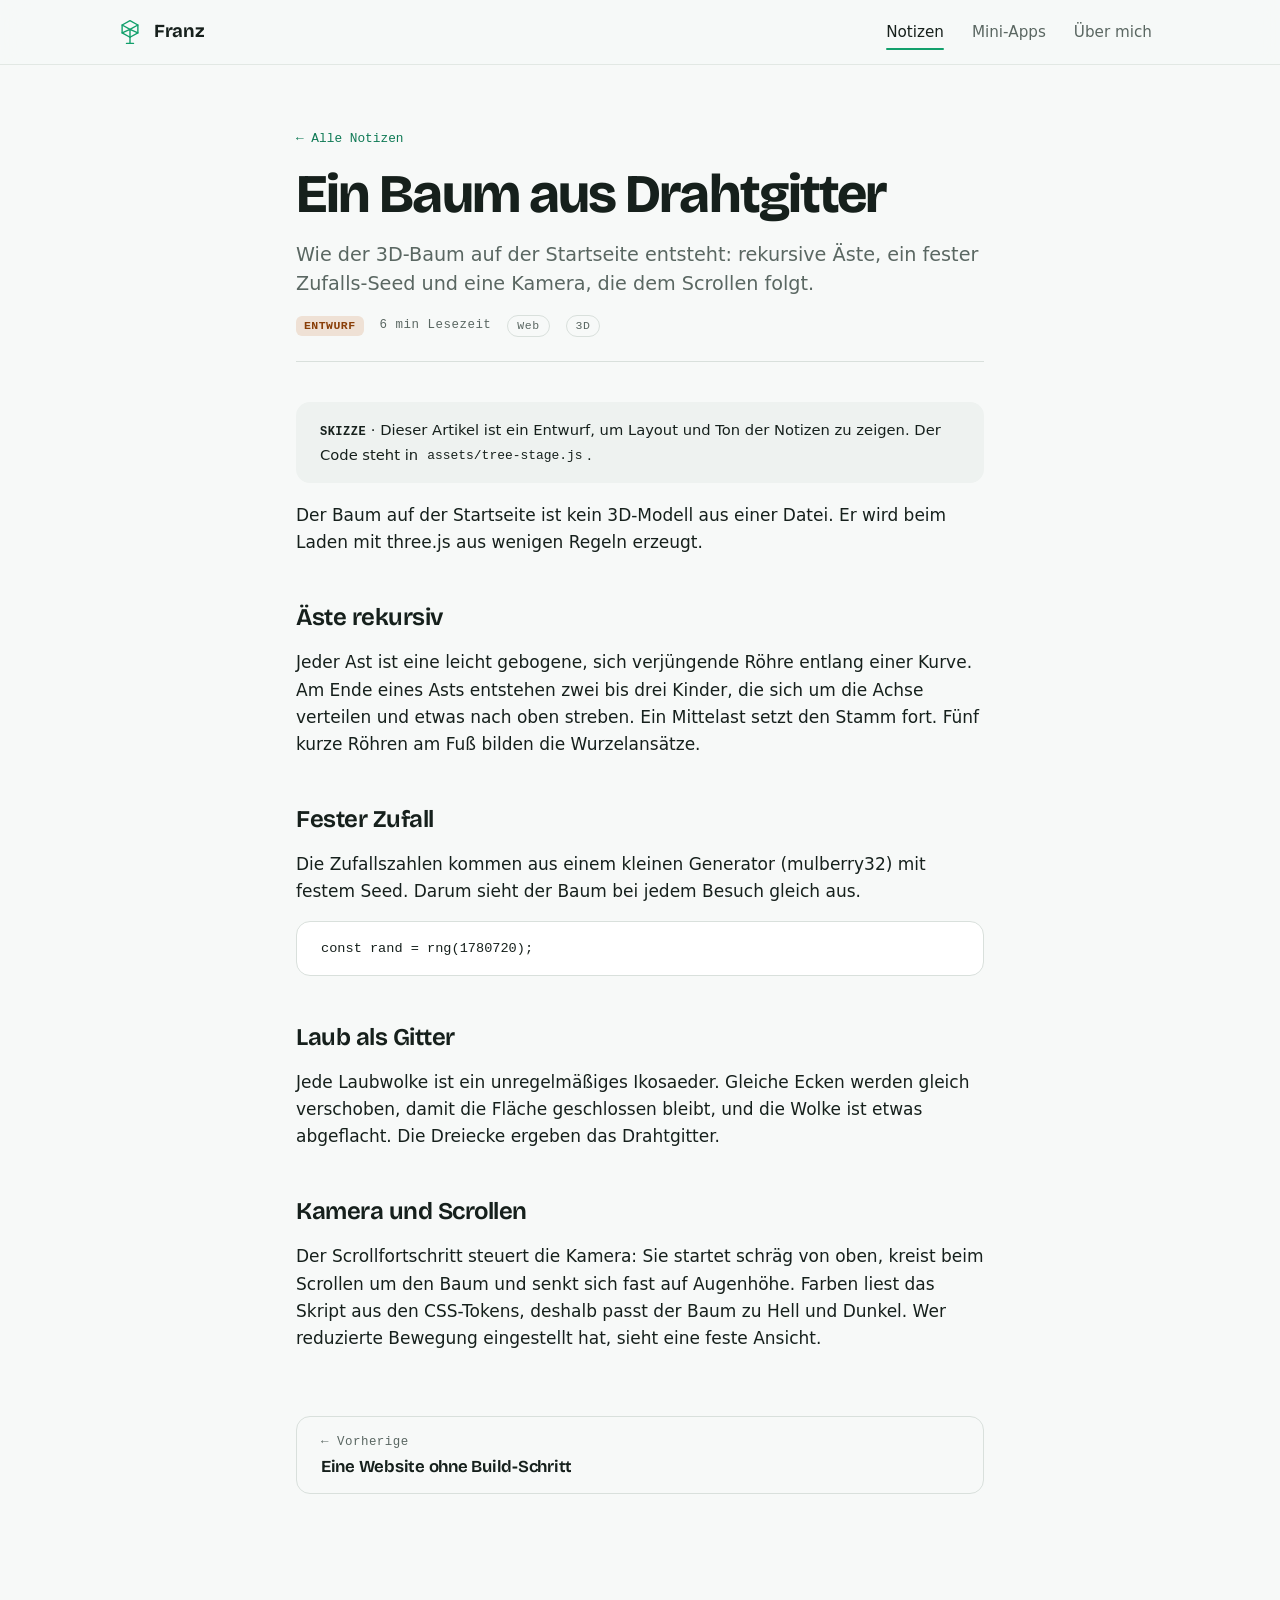
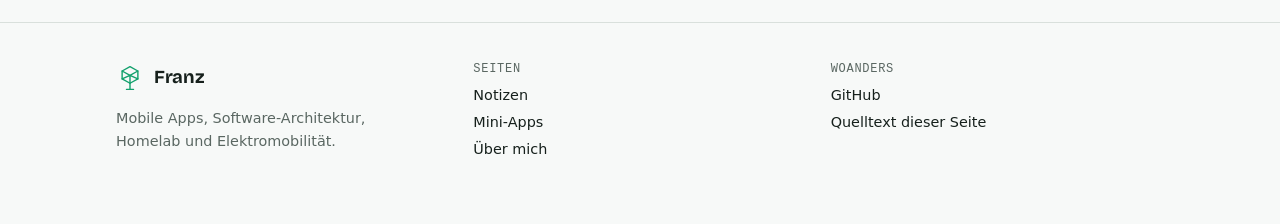
<file: notizen/drahtgitter-baum/index.html>
<!doctype html>
<html lang="de">
<head>
  <meta charset="utf-8">
  <meta name="viewport" content="width=device-width, initial-scale=1">
  <title>Ein Baum aus Drahtgitter · Franz</title>
  <meta name="description" content="Wie der 3D-Baum auf der Startseite entsteht: rekursive Äste, ein fester Zufalls-Seed und eine Kamera, die dem Scrollen folgt.">
  <link rel="stylesheet" href="../../style.css?v=4">
</head>
<body>
  <header class="site-header">
    <div class="wrap">
      <a class="brand" href="../../"><svg viewBox="0 0 32 32" width="28" height="28" fill="none" stroke="currentColor" stroke-width="1.6" stroke-linejoin="round" stroke-linecap="round" aria-hidden="true"><path d="M16 3 7 8v9l9 5 9-5V8z"/><path d="M7 8l9 5 9-5M16 13v9M7 17l9-4 9 4"/><path d="M16 22v7M12 29h8"/></svg>Franz</a>
      <nav class="site-nav" aria-label="Hauptnavigation">
        <a href="../../notizen/" aria-current="page">Notizen</a>
        <a href="../../apps/">Mini-Apps</a>
        <a href="../../#ueber">Über mich</a>
      </nav>
    </div>
  </header>
  <main>
    <article class="article">
      <header class="article-head">
        <a class="back" href="../">← Alle Notizen</a>
        <h1>Ein Baum aus Drahtgitter</h1>
        <p class="lead">Wie der 3D-Baum auf der Startseite entsteht: rekursive Äste, ein fester Zufalls-Seed und eine Kamera, die dem Scrollen folgt.</p>
        <div class="meta"><span class="status">Entwurf</span><span>6 min Lesezeit</span><span class="chip">Web</span><span class="chip">3D</span></div>
      </header>
      <div class="prose">
      <div class="note"><strong>Skizze</strong> · Dieser Artikel ist ein Entwurf, um Layout und Ton der Notizen zu zeigen. Der Code steht in <code>assets/tree-stage.js</code>.</div>
      <p>Der Baum auf der Startseite ist kein 3D-Modell aus einer Datei. Er wird beim Laden mit three.js aus wenigen Regeln erzeugt.</p>
      <h2>Äste rekursiv</h2>
      <p>Jeder Ast ist eine leicht gebogene, sich verjüngende Röhre entlang einer Kurve. Am Ende eines Asts entstehen zwei bis drei Kinder, die sich um die Achse verteilen und etwas nach oben streben. Ein Mittelast setzt den Stamm fort. Fünf kurze Röhren am Fuß bilden die Wurzelansätze.</p>
      <h2>Fester Zufall</h2>
      <p>Die Zufallszahlen kommen aus einem kleinen Generator (mulberry32) mit festem Seed. Darum sieht der Baum bei jedem Besuch gleich aus.</p>
      <pre><code>const rand = rng(1780720);</code></pre>
      <h2>Laub als Gitter</h2>
      <p>Jede Laubwolke ist ein unregelmäßiges Ikosaeder. Gleiche Ecken werden gleich verschoben, damit die Fläche geschlossen bleibt, und die Wolke ist etwas abgeflacht. Die Dreiecke ergeben das Drahtgitter.</p>
      <h2>Kamera und Scrollen</h2>
      <p>Der Scrollfortschritt steuert die Kamera: Sie startet schräg von oben, kreist beim Scrollen um den Baum und senkt sich fast auf Augenhöhe. Farben liest das Skript aus den CSS-Tokens, deshalb passt der Baum zu Hell und Dunkel. Wer reduzierte Bewegung eingestellt hat, sieht eine feste Ansicht.</p>
      </div>
    </article>
    <nav class="pager" aria-label="Weitere Notizen"><a href="../website-ohne-build/"><span class="meta">← Vorherige</span><span class="post-title">Eine Website ohne Build-Schritt</span></a></nav>
  </main>
  <footer class="site-footer">
    <div class="wrap">
      <div>
        <a class="brand" href="../../"><svg viewBox="0 0 32 32" width="28" height="28" fill="none" stroke="currentColor" stroke-width="1.6" stroke-linejoin="round" stroke-linecap="round" aria-hidden="true"><path d="M16 3 7 8v9l9 5 9-5V8z"/><path d="M7 8l9 5 9-5M16 13v9M7 17l9-4 9 4"/><path d="M16 22v7M12 29h8"/></svg>Franz</a>
        <p>Mobile Apps, Software-Architektur, Homelab und Elektromobilität.</p>
      </div>
      <nav aria-labelledby="f-seiten">
        <h2 id="f-seiten">Seiten</h2>
        <ul>
          <li><a href="../../notizen/">Notizen</a></li>
          <li><a href="../../apps/">Mini-Apps</a></li>
          <li><a href="../../#ueber">Über mich</a></li>
        </ul>
      </nav>
      <nav aria-labelledby="f-extern">
        <h2 id="f-extern">Woanders</h2>
        <ul>
          <li><a href="https://github.com/franzlj">GitHub</a></li>
          <li><a href="https://github.com/franzlj/franzlj.github.io">Quelltext dieser Seite</a></li>
        </ul>
      </nav>
    </div>
  </footer>
</body>
</html>
</file>
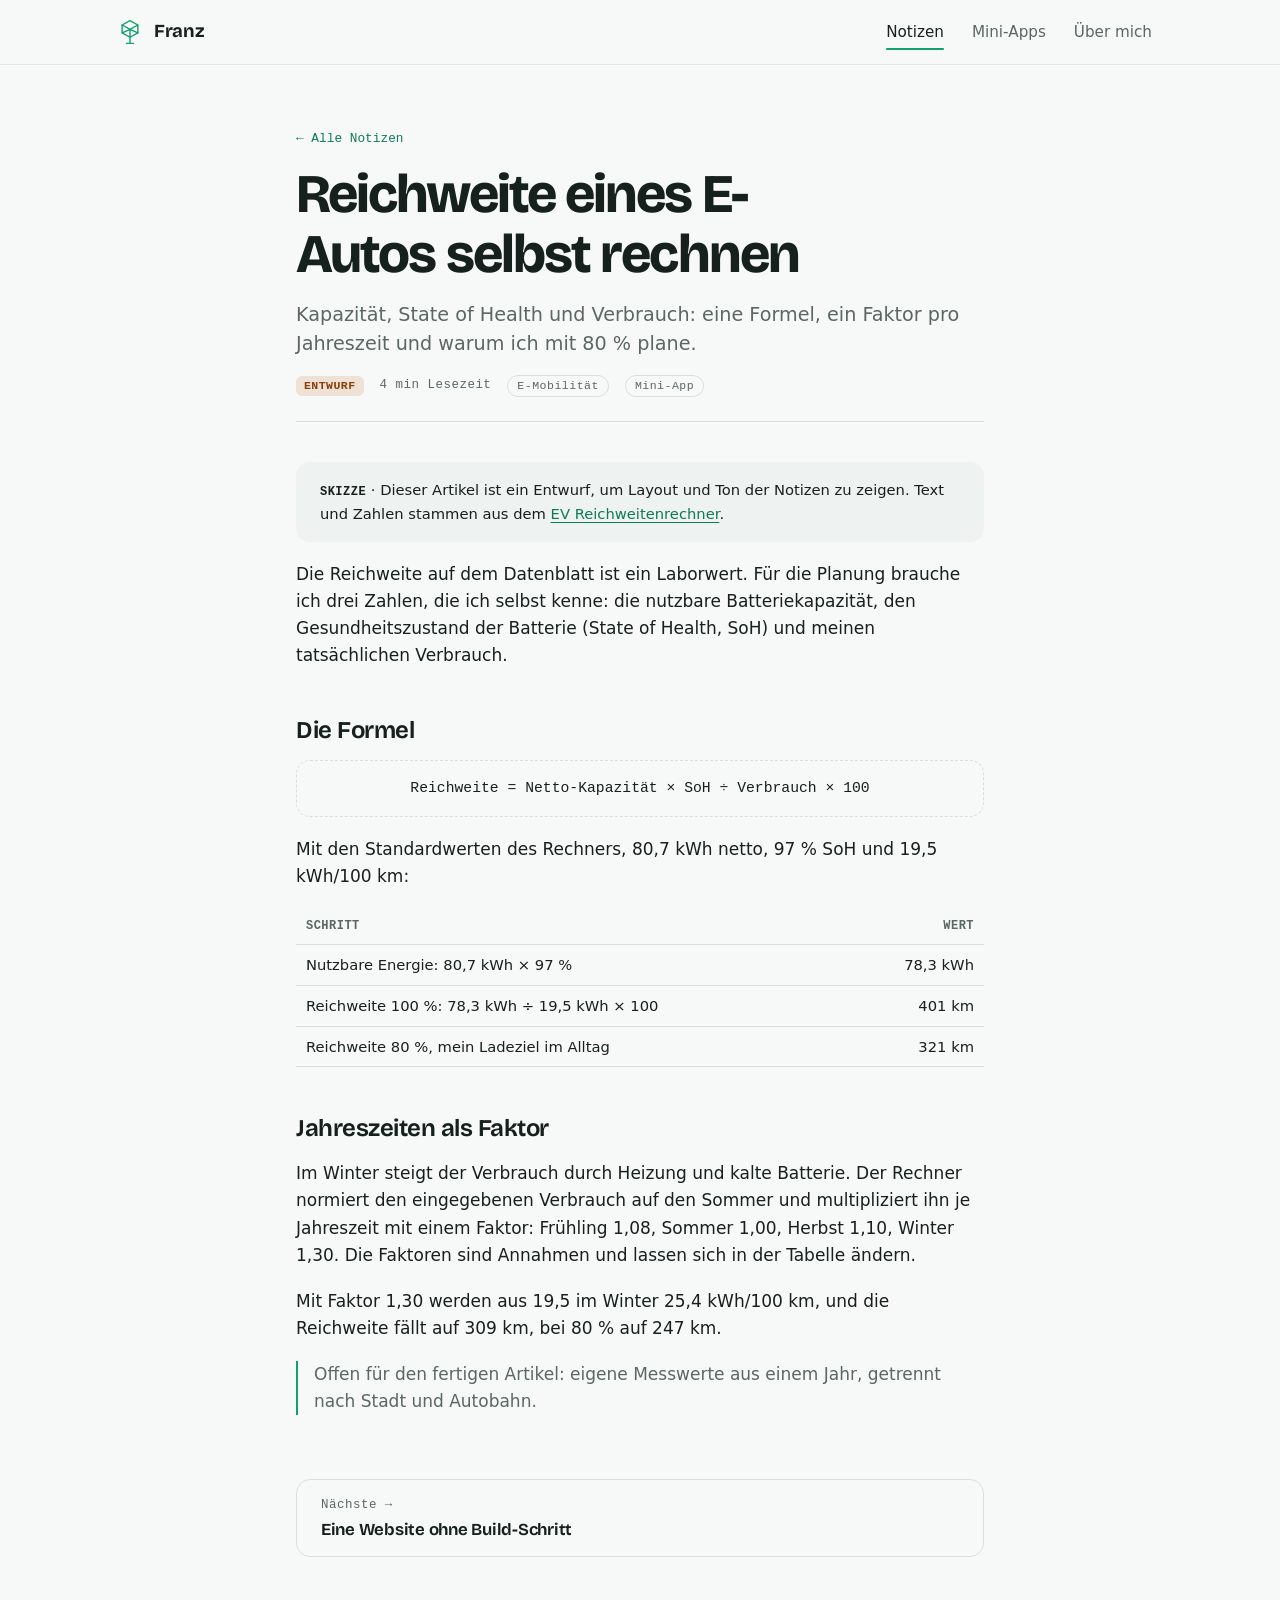
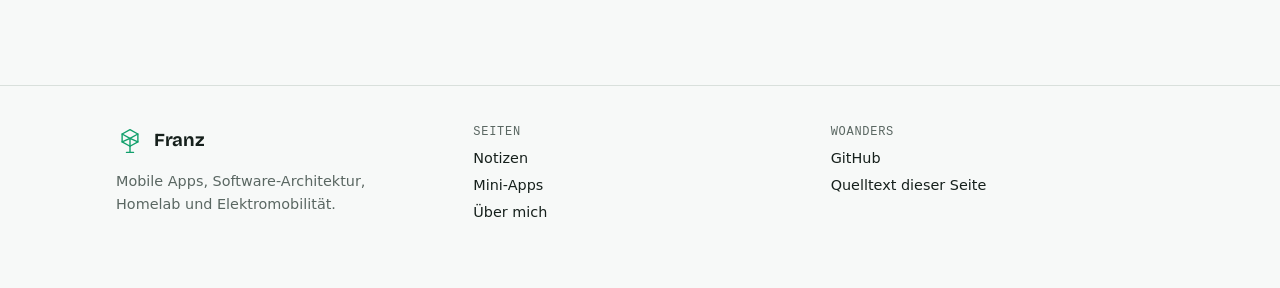
<file: notizen/ev-reichweite-rechnen/index.html>
<!doctype html>
<html lang="de">
<head>
  <meta charset="utf-8">
  <meta name="viewport" content="width=device-width, initial-scale=1">
  <title>Reichweite eines E-Autos selbst rechnen · Franz</title>
  <meta name="description" content="Kapazität, State of Health und Verbrauch: eine Formel, ein Faktor pro Jahreszeit und warum ich mit 80 % plane.">
  <link rel="stylesheet" href="../../style.css?v=4">
</head>
<body>
  <header class="site-header">
    <div class="wrap">
      <a class="brand" href="../../"><svg viewBox="0 0 32 32" width="28" height="28" fill="none" stroke="currentColor" stroke-width="1.6" stroke-linejoin="round" stroke-linecap="round" aria-hidden="true"><path d="M16 3 7 8v9l9 5 9-5V8z"/><path d="M7 8l9 5 9-5M16 13v9M7 17l9-4 9 4"/><path d="M16 22v7M12 29h8"/></svg>Franz</a>
      <nav class="site-nav" aria-label="Hauptnavigation">
        <a href="../../notizen/" aria-current="page">Notizen</a>
        <a href="../../apps/">Mini-Apps</a>
        <a href="../../#ueber">Über mich</a>
      </nav>
    </div>
  </header>
  <main>
    <article class="article">
      <header class="article-head">
        <a class="back" href="../">← Alle Notizen</a>
        <h1>Reichweite eines E-Autos selbst rechnen</h1>
        <p class="lead">Kapazität, State of Health und Verbrauch: eine Formel, ein Faktor pro Jahreszeit und warum ich mit 80 % plane.</p>
        <div class="meta"><span class="status">Entwurf</span><span>4 min Lesezeit</span><span class="chip">E-Mobilität</span><span class="chip">Mini-App</span></div>
      </header>
      <div class="prose">
      <div class="note"><strong>Skizze</strong> · Dieser Artikel ist ein Entwurf, um Layout und Ton der Notizen zu zeigen. Text und Zahlen stammen aus dem <a href="../../apps/ev-reichweite/">EV Reichweitenrechner</a>.</div>
      <p>Die Reichweite auf dem Datenblatt ist ein Laborwert. Für die Planung brauche ich drei Zahlen, die ich selbst kenne: die nutzbare Batteriekapazität, den Gesundheitszustand der Batterie (State of Health, SoH) und meinen tatsächlichen Verbrauch.</p>
      <h2>Die Formel</h2>
      <p class="formula">Reichweite = Netto-Kapazität × SoH ÷ Verbrauch × 100</p>
      <p>Mit den Standardwerten des Rechners, 80,7 kWh netto, 97 % SoH und 19,5 kWh/100 km:</p>
      <div class="table-wrap"><table>
        <thead><tr><th>Schritt</th><th class="num">Wert</th></tr></thead>
        <tbody>
          <tr><td>Nutzbare Energie: 80,7 kWh × 97 %</td><td class="num">78,3 kWh</td></tr>
          <tr><td>Reichweite 100 %: 78,3 kWh ÷ 19,5 kWh × 100</td><td class="num">401 km</td></tr>
          <tr><td>Reichweite 80 %, mein Ladeziel im Alltag</td><td class="num">321 km</td></tr>
        </tbody>
      </table></div>
      <h2>Jahreszeiten als Faktor</h2>
      <p>Im Winter steigt der Verbrauch durch Heizung und kalte Batterie. Der Rechner normiert den eingegebenen Verbrauch auf den Sommer und multipliziert ihn je Jahreszeit mit einem Faktor: Frühling 1,08, Sommer 1,00, Herbst 1,10, Winter 1,30. Die Faktoren sind Annahmen und lassen sich in der Tabelle ändern.</p>
      <p>Mit Faktor 1,30 werden aus 19,5 im Winter 25,4 kWh/100 km, und die Reichweite fällt auf 309 km, bei 80 % auf 247 km.</p>
      <blockquote>Offen für den fertigen Artikel: eigene Messwerte aus einem Jahr, getrennt nach Stadt und Autobahn.</blockquote>
      </div>
    </article>
    <nav class="pager" aria-label="Weitere Notizen"><a href="../website-ohne-build/"><span class="meta">Nächste →</span><span class="post-title">Eine Website ohne Build-Schritt</span></a></nav>
  </main>
  <footer class="site-footer">
    <div class="wrap">
      <div>
        <a class="brand" href="../../"><svg viewBox="0 0 32 32" width="28" height="28" fill="none" stroke="currentColor" stroke-width="1.6" stroke-linejoin="round" stroke-linecap="round" aria-hidden="true"><path d="M16 3 7 8v9l9 5 9-5V8z"/><path d="M7 8l9 5 9-5M16 13v9M7 17l9-4 9 4"/><path d="M16 22v7M12 29h8"/></svg>Franz</a>
        <p>Mobile Apps, Software-Architektur, Homelab und Elektromobilität.</p>
      </div>
      <nav aria-labelledby="f-seiten">
        <h2 id="f-seiten">Seiten</h2>
        <ul>
          <li><a href="../../notizen/">Notizen</a></li>
          <li><a href="../../apps/">Mini-Apps</a></li>
          <li><a href="../../#ueber">Über mich</a></li>
        </ul>
      </nav>
      <nav aria-labelledby="f-extern">
        <h2 id="f-extern">Woanders</h2>
        <ul>
          <li><a href="https://github.com/franzlj">GitHub</a></li>
          <li><a href="https://github.com/franzlj/franzlj.github.io">Quelltext dieser Seite</a></li>
        </ul>
      </nav>
    </div>
  </footer>
</body>
</html>
</file>
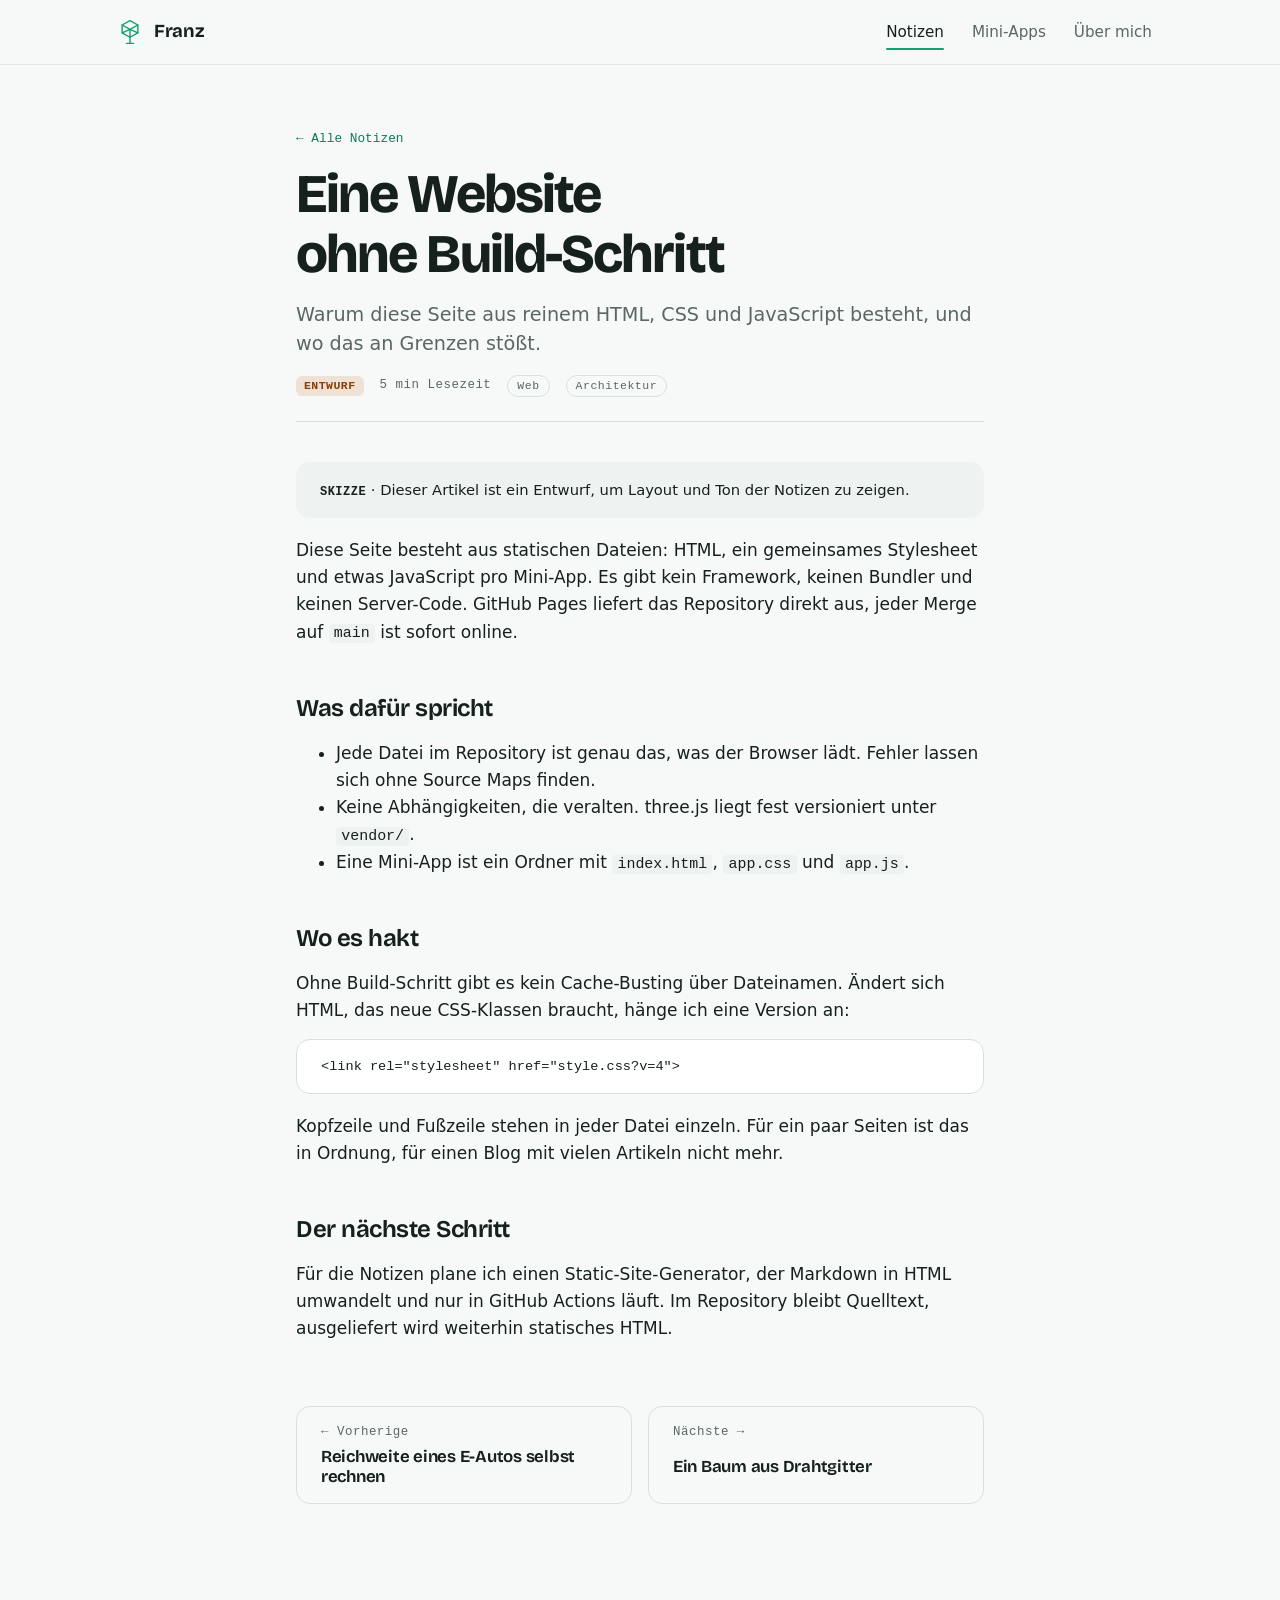
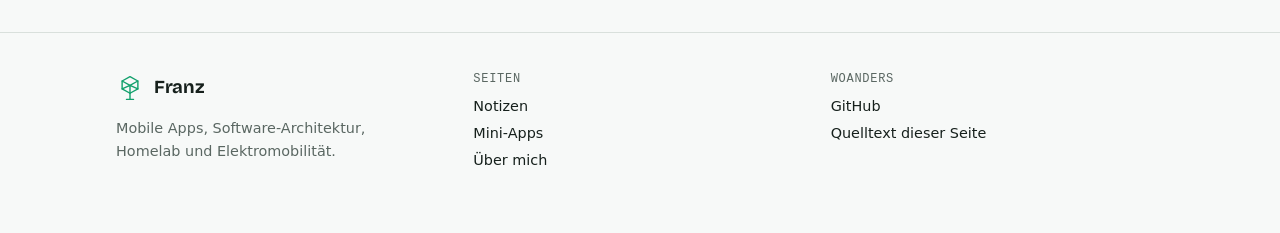
<file: notizen/website-ohne-build/index.html>
<!doctype html>
<html lang="de">
<head>
  <meta charset="utf-8">
  <meta name="viewport" content="width=device-width, initial-scale=1">
  <title>Eine Website ohne Build-Schritt · Franz</title>
  <meta name="description" content="Warum diese Seite aus reinem HTML, CSS und JavaScript besteht, und wo das an Grenzen stößt.">
  <link rel="stylesheet" href="../../style.css?v=4">
</head>
<body>
  <header class="site-header">
    <div class="wrap">
      <a class="brand" href="../../"><svg viewBox="0 0 32 32" width="28" height="28" fill="none" stroke="currentColor" stroke-width="1.6" stroke-linejoin="round" stroke-linecap="round" aria-hidden="true"><path d="M16 3 7 8v9l9 5 9-5V8z"/><path d="M7 8l9 5 9-5M16 13v9M7 17l9-4 9 4"/><path d="M16 22v7M12 29h8"/></svg>Franz</a>
      <nav class="site-nav" aria-label="Hauptnavigation">
        <a href="../../notizen/" aria-current="page">Notizen</a>
        <a href="../../apps/">Mini-Apps</a>
        <a href="../../#ueber">Über mich</a>
      </nav>
    </div>
  </header>
  <main>
    <article class="article">
      <header class="article-head">
        <a class="back" href="../">← Alle Notizen</a>
        <h1>Eine Website ohne Build-Schritt</h1>
        <p class="lead">Warum diese Seite aus reinem HTML, CSS und JavaScript besteht, und wo das an Grenzen stößt.</p>
        <div class="meta"><span class="status">Entwurf</span><span>5 min Lesezeit</span><span class="chip">Web</span><span class="chip">Architektur</span></div>
      </header>
      <div class="prose">
      <div class="note"><strong>Skizze</strong> · Dieser Artikel ist ein Entwurf, um Layout und Ton der Notizen zu zeigen.</div>
      <p>Diese Seite besteht aus statischen Dateien: HTML, ein gemeinsames Stylesheet und etwas JavaScript pro Mini-App. Es gibt kein Framework, keinen Bundler und keinen Server-Code. GitHub Pages liefert das Repository direkt aus, jeder Merge auf <code>main</code> ist sofort online.</p>
      <h2>Was dafür spricht</h2>
      <ul>
        <li>Jede Datei im Repository ist genau das, was der Browser lädt. Fehler lassen sich ohne Source Maps finden.</li>
        <li>Keine Abhängigkeiten, die veralten. three.js liegt fest versioniert unter <code>vendor/</code>.</li>
        <li>Eine Mini-App ist ein Ordner mit <code>index.html</code>, <code>app.css</code> und <code>app.js</code>.</li>
      </ul>
      <h2>Wo es hakt</h2>
      <p>Ohne Build-Schritt gibt es kein Cache-Busting über Dateinamen. Ändert sich HTML, das neue CSS-Klassen braucht, hänge ich eine Version an:</p>
      <pre><code>&lt;link rel="stylesheet" href="style.css?v=4"&gt;</code></pre>
      <p>Kopfzeile und Fußzeile stehen in jeder Datei einzeln. Für ein paar Seiten ist das in Ordnung, für einen Blog mit vielen Artikeln nicht mehr.</p>
      <h2>Der nächste Schritt</h2>
      <p>Für die Notizen plane ich einen Static-Site-Generator, der Markdown in HTML umwandelt und nur in GitHub Actions läuft. Im Repository bleibt Quelltext, ausgeliefert wird weiterhin statisches HTML.</p>
      </div>
    </article>
    <nav class="pager" aria-label="Weitere Notizen"><a href="../ev-reichweite-rechnen/"><span class="meta">← Vorherige</span><span class="post-title">Reichweite eines E-Autos selbst rechnen</span></a><a href="../drahtgitter-baum/"><span class="meta">Nächste →</span><span class="post-title">Ein Baum aus Drahtgitter</span></a></nav>
  </main>
  <footer class="site-footer">
    <div class="wrap">
      <div>
        <a class="brand" href="../../"><svg viewBox="0 0 32 32" width="28" height="28" fill="none" stroke="currentColor" stroke-width="1.6" stroke-linejoin="round" stroke-linecap="round" aria-hidden="true"><path d="M16 3 7 8v9l9 5 9-5V8z"/><path d="M7 8l9 5 9-5M16 13v9M7 17l9-4 9 4"/><path d="M16 22v7M12 29h8"/></svg>Franz</a>
        <p>Mobile Apps, Software-Architektur, Homelab und Elektromobilität.</p>
      </div>
      <nav aria-labelledby="f-seiten">
        <h2 id="f-seiten">Seiten</h2>
        <ul>
          <li><a href="../../notizen/">Notizen</a></li>
          <li><a href="../../apps/">Mini-Apps</a></li>
          <li><a href="../../#ueber">Über mich</a></li>
        </ul>
      </nav>
      <nav aria-labelledby="f-extern">
        <h2 id="f-extern">Woanders</h2>
        <ul>
          <li><a href="https://github.com/franzlj">GitHub</a></li>
          <li><a href="https://github.com/franzlj/franzlj.github.io">Quelltext dieser Seite</a></li>
        </ul>
      </nav>
    </div>
  </footer>
</body>
</html>
</file>
<file: style.css>
/* Design System „Drahtgitter“: Millimeterpapier, Drahtgitter-Baum, Laubgrün als Akzent.
   Tokens zuerst; App-spezifisches CSS nutzt --bg, --fg, --muted, --accent. */
@font-face {
  font-family: "Bricolage Grotesque";
  src: url("vendor/fonts/bricolage-grotesque-latin.woff2") format("woff2");
  font-weight: 200 800;
  font-stretch: 75% 100%;
  font-display: swap;
}
:root {
  /* Farben */
  --bg: #f7f9f8;
  --fg: #16201c;
  --muted: #5a6762;
  --accent: #0f7a55;
  --leaf: #12a06c;
  --surface: #ffffff;
  --surface-2: #eef2f0;
  --border: #d9e0dc;
  --grid: #e3e9e6;
  /* Skill-Kategorien */
  --cat-tech: #0969da;
  --cat-method: #8250df;
  --cat-discipline: #bf3989;
  /* Mini-App-Kategorien */
  --app-smarthome: #bc4c00;
  --app-emobil: #1a7f37;
  --app-alltag: #8250df;
  /* Schrift */
  --font-display: "Bricolage Grotesque", system-ui, -apple-system, "Segoe UI", Roboto, sans-serif;
  --font-body: system-ui, -apple-system, "Segoe UI", Roboto, sans-serif;
  --font-mono: ui-monospace, "SF Mono", SFMono-Regular, Menlo, Consolas, monospace;
  /* Abstände (8er-Raster), Radien, Schatten */
  --space-1: 4px;
  --space-2: 8px;
  --space-3: 16px;
  --space-4: 24px;
  --space-5: 40px;
  --space-6: 64px;
  --space-7: 96px;
  --radius-sm: 6px;
  --radius: 14px;
  --radius-pill: 999px;
  --shadow: 0 1px 2px rgb(22 32 28 / .06), 0 10px 30px -14px rgb(22 32 28 / .22);
  /* Breiten */
  --wide: 1080px;
  --col: 720px;
  --header-h: 64px;
}
@media (prefers-color-scheme: dark) {
  :root {
    --bg: #0c1210;
    --fg: #e4ece8;
    --muted: #93a29b;
    --accent: #3fcf8e;
    --leaf: #3fcf8e;
    --surface: #131b18;
    --surface-2: #18221e;
    --border: #26332e;
    --grid: #17201c;
    --cat-tech: #4493f8;
    --cat-method: #ab7df8;
    --cat-discipline: #db61a2;
    --app-smarthome: #f0883e;
    --app-emobil: #3fb950;
    --app-alltag: #ab7df8;
    --shadow: 0 1px 2px rgb(0 0 0 / .4), 0 14px 34px -16px rgb(0 0 0 / .8);
    color-scheme: dark;
  }
}

/* ---------- Grundlagen ---------- */
* { box-sizing: border-box; }
html { scroll-padding-top: calc(var(--header-h) + var(--space-3)); }
body {
  margin: 0;
  background: var(--bg);
  color: var(--fg);
  font: 17px/1.6 var(--font-body);
  -webkit-font-smoothing: antialiased;
  text-rendering: optimizeLegibility;
}
main {
  max-width: var(--col);
  margin: 0 auto;
  padding: var(--space-6) var(--space-3);
}
h1, h2, h3 { font-family: var(--font-display); text-wrap: balance; letter-spacing: -.02em; line-height: 1.1; }
h1 { margin: 0 0 var(--space-2); font-size: clamp(2.2rem, 1.6rem + 2.6vw, 3.2rem); font-weight: 700; }
h2 { margin: var(--space-5) 0 var(--space-3); font-size: 1.5rem; font-weight: 650; }
h3 { margin: var(--space-4) 0 var(--space-2); font-size: 1.15rem; font-weight: 650; }
p { text-wrap: pretty; }
a { color: var(--accent); text-underline-offset: .2em; text-decoration-thickness: 1px; }
a:hover { text-decoration-thickness: 2px; }
:focus-visible { outline: 2px solid var(--accent); outline-offset: 2px; border-radius: 2px; }
::selection { background: color-mix(in srgb, var(--leaf) 28%, transparent); }
.avatar { border-radius: 50%; display: block; }
.tagline { color: var(--muted); margin: 0; }
.visually-hidden {
  position: absolute;
  width: 1px;
  height: 1px;
  overflow: hidden;
  clip: rect(0 0 0 0);
  white-space: nowrap;
}
.wrap { max-width: var(--wide); margin: 0 auto; padding-inline: var(--space-3); }

/* Kleine Zeile in Monospace über Abschnitten und für Metadaten (Datum, Lesezeit, Kategorie) */
.eyebrow, .meta {
  font-family: var(--font-mono);
  font-size: .78rem;
  letter-spacing: .04em;
  color: var(--muted);
}
.eyebrow { margin: 0 0 var(--space-3); text-transform: uppercase; font-weight: 500; }
.section-head { display: flex; align-items: baseline; justify-content: space-between; gap: var(--space-3); margin: var(--space-6) 0 var(--space-3); }
.section-head h2 { margin: 0; }
.section-head a { font-family: var(--font-mono); font-size: .8rem; text-decoration: none; white-space: nowrap; }
.section-head a:hover { text-decoration: underline; }

/* ---------- Kopfzeile: Marke links, Hauptnavigation rechts, bleibt oben ---------- */
.site-header {
  position: sticky;
  top: 0;
  z-index: 20;
  background: color-mix(in srgb, var(--bg) 78%, transparent);
  -webkit-backdrop-filter: saturate(1.5) blur(14px);
  backdrop-filter: saturate(1.5) blur(14px);
  border-bottom: 1px solid color-mix(in srgb, var(--border) 70%, transparent);
}
.site-header .wrap {
  min-height: var(--header-h);
  display: flex;
  flex-wrap: wrap;
  align-items: center;
  justify-content: space-between;
  gap: var(--space-2) var(--space-4);
  padding-block: var(--space-2);
}
.brand {
  display: inline-flex;
  align-items: center;
  gap: 10px;
  color: var(--fg);
  font-family: var(--font-display);
  font-weight: 700;
  font-size: 1.15rem;
  letter-spacing: -.02em;
  text-decoration: none;
}
.brand svg { width: 28px; height: 28px; color: var(--leaf); flex: none; }
.site-nav { display: flex; flex-wrap: wrap; gap: var(--space-1); }
.site-nav a {
  position: relative;
  padding: 6px 12px;
  border-radius: var(--radius-pill);
  color: var(--muted);
  font-size: .95rem;
  font-weight: 500;
  text-decoration: none;
  transition: color .15s, background-color .15s;
}
.site-nav a:hover { color: var(--fg); background: var(--surface-2); }
.site-nav a[aria-current="page"] { color: var(--fg); }
.site-nav a[aria-current="page"]::after {
  content: "";
  position: absolute;
  left: 12px;
  right: 12px;
  bottom: 0;
  height: 2px;
  border-radius: 2px;
  background: var(--leaf);
}
@media (max-width: 520px) {
  .site-header .wrap { padding-block: var(--space-2) 0; }
  .site-nav { width: calc(100% + 2 * var(--space-3)); margin-inline: calc(-1 * var(--space-3)); padding-inline: var(--space-2); flex-wrap: nowrap; overflow-x: auto; scrollbar-width: none; }
  .site-nav a { flex: none; padding-block: 8px 10px; }
}
@media (prefers-reduced-motion: reduce) { .site-nav a { transition: none; } }

/* ---------- Startseite: Millimeterpapier mit Drahtgitter-Baum ---------- */
.hero-band {
  position: relative;
  overflow: clip;
  /* Raster aus 8px-Linien und 40px-Hauptlinien, läuft nach unten aus */
  background:
    linear-gradient(var(--grid) 1px, transparent 1px) 0 0 / 40px 40px,
    linear-gradient(90deg, var(--grid) 1px, transparent 1px) 0 0 / 40px 40px;
  mask-image: linear-gradient(to bottom, #000 55%, transparent);
  -webkit-mask-image: linear-gradient(to bottom, #000 55%, transparent);
}
.tree-stage {
  position: relative;
  z-index: 0;
  max-width: var(--wide);
  height: clamp(240px, 42vw, 440px);
  margin: 0 auto;
  padding: 0 var(--space-3);
  will-change: transform;
}
.tree-stage canvas { display: block; width: 100%; height: 100%; }
.tree-stage::before {
  content: "";
  position: absolute;
  z-index: -1;
  inset: 10% 25%;
  background: radial-gradient(closest-side, color-mix(in srgb, var(--leaf) 16%, transparent), transparent);
}
/* Parallax: Der Inhalt schiebt sich beim Scrollen über das Modell (Versatz per JS) */
body:has(.tree-stage) { overflow-x: clip; }
.hero-band + main { position: relative; z-index: 1; margin-top: calc(-1 * var(--space-6)); padding-top: 0; max-width: var(--wide); }
.hero-band + main::before {
  content: "";
  position: absolute;
  z-index: -1;
  inset: 0 calc(50% - 50vw);
  background: linear-gradient(to bottom, transparent, var(--bg) var(--space-6));
}

.hero { display: grid; gap: var(--space-4); padding-top: var(--space-5); }
.hero-name {
  margin: 0;
  font-size: clamp(3.6rem, 2rem + 8vw, 7.5rem);
  font-weight: 800;
  line-height: .9;
  letter-spacing: -.045em;
  font-stretch: 90%;
}
.hero-name .dot { color: var(--leaf); }
.hero-lead { max-width: 34ch; margin: 0; font-size: clamp(1.15rem, 1rem + .6vw, 1.4rem); line-height: 1.45; }
.hero-meta { display: flex; flex-wrap: wrap; align-items: center; gap: var(--space-3); }
.hero-meta .avatar { width: 48px; height: 48px; box-shadow: 0 0 0 2px var(--bg), 0 0 0 3px var(--border); }
.btn {
  display: inline-flex;
  align-items: center;
  gap: var(--space-2);
  padding: 9px 16px;
  border: 1px solid var(--border);
  border-radius: var(--radius-pill);
  background: var(--surface);
  color: var(--fg);
  font-size: .95rem;
  font-weight: 600;
  text-decoration: none;
  transition: border-color .15s, background-color .15s;
}
.btn:hover { border-color: var(--fg); }
.btn svg { width: 18px; height: 18px; }
.btn-primary { background: var(--fg); border-color: var(--fg); color: var(--bg); }
.btn-primary:hover { background: color-mix(in srgb, var(--fg) 86%, var(--leaf)); }
@media (prefers-reduced-motion: reduce) { .btn { transition: none; } }

/* Skill-Tags, Farbe je Kategorie */
.tag-tech { --cat: var(--cat-tech); }
.tag-method { --cat: var(--cat-method); }
.tag-discipline { --cat: var(--cat-discipline); }
.tags {
  list-style: none;
  padding: 0;
  margin: 0;
  display: flex;
  flex-wrap: wrap;
  gap: var(--space-2);
}
.tags li {
  padding: 2px 11px;
  border-radius: var(--radius-pill);
  background: color-mix(in srgb, var(--cat) 13%, var(--bg));
  /* Text Richtung --fg gemischt: Kontrast >= 4.5:1 in Hell und Dunkel */
  color: color-mix(in srgb, var(--cat) 75%, var(--fg));
  font-size: .85rem;
  font-weight: 500;
}
.tag-legend {
  display: flex;
  flex-wrap: wrap;
  gap: var(--space-1) var(--space-3);
  margin: 0;
  color: var(--muted);
  font-size: .8rem;
}
.tag-legend span::before {
  content: "";
  display: inline-block;
  width: 8px;
  height: 8px;
  margin-right: 6px;
  border-radius: 50%;
  background: var(--cat);
}

/* Startseite: Raster aus Schwerpunkten, durch Linien getrennt statt Karten */
.focus-grid {
  list-style: none;
  padding: 0;
  margin: 0;
  display: grid;
  grid-template-columns: repeat(auto-fit, minmax(min(100%, 220px), 1fr));
  border-top: 1px solid var(--border);
}
.focus-grid li {
  display: grid;
  align-content: start;
  gap: var(--space-2);
  padding: var(--space-4) var(--space-4) var(--space-4) 0;
  border-bottom: 1px solid var(--border);
}
.focus-grid strong { font-family: var(--font-display); font-size: 1.15rem; font-weight: 650; letter-spacing: -.01em; }
.focus-grid span:last-child { color: var(--muted); font-size: .95rem; line-height: 1.5; }
.focus-grid .app-tile-icon { margin: 0; }
.two-col { display: grid; gap: var(--space-5); grid-template-columns: repeat(auto-fit, minmax(min(100%, 420px), 1fr)); align-items: start; }

/* ---------- Notizen: Liste ---------- */
.post-list { list-style: none; padding: 0; margin: 0; border-top: 1px solid var(--border); }
.post-list li { border-bottom: 1px solid var(--border); }
.post-link {
  display: grid;
  grid-template-columns: 7.5rem 1fr;
  gap: var(--space-1) var(--space-4);
  padding: var(--space-4) 0;
  color: var(--fg);
  text-decoration: none;
}
.post-link .meta { padding-top: .35em; }
.post-title { font-family: var(--font-display); font-size: 1.3rem; font-weight: 650; letter-spacing: -.015em; line-height: 1.2; }
.post-link:hover .post-title { color: var(--accent); }
.post-desc { grid-column: 2; margin: 0; color: var(--muted); font-size: .95rem; line-height: 1.5; }
.post-tags { grid-column: 2; display: flex; flex-wrap: wrap; gap: var(--space-2); }
.chip {
  display: inline-block;
  padding: 1px 9px;
  border: 1px solid var(--border);
  border-radius: var(--radius-pill);
  color: var(--muted);
  font-family: var(--font-mono);
  font-size: .72rem;
  line-height: 1.6;
}
.status {
  display: inline-block;
  padding: 1px 8px;
  border-radius: var(--radius-sm);
  background: color-mix(in srgb, var(--app-smarthome) 14%, var(--bg));
  color: color-mix(in srgb, var(--app-smarthome) 70%, var(--fg));
  font-family: var(--font-mono);
  font-size: .72rem;
  font-weight: 600;
  letter-spacing: .04em;
  text-transform: uppercase;
}
.post-list.compact .post-link { grid-template-columns: 1fr; }
.post-list.compact .post-desc, .post-list.compact .post-tags { grid-column: 1; }
.post-list .planned { padding: var(--space-3) 0; color: var(--muted); display: flex; gap: var(--space-3); align-items: baseline; }
@media (max-width: 560px) {
  .post-link { grid-template-columns: 1fr; }
  .post-desc, .post-tags { grid-column: 1; }
}
.filter { display: flex; flex-wrap: wrap; gap: var(--space-2); margin: var(--space-4) 0; }
.filter button {
  padding: 4px 12px;
  border: 1px solid var(--border);
  border-radius: var(--radius-pill);
  background: var(--surface);
  color: var(--muted);
  font: 500 .85rem var(--font-body);
  cursor: pointer;
}
.filter button[aria-pressed="true"] { background: var(--fg); border-color: var(--fg); color: var(--bg); }

/* ---------- Notizen: Artikel ---------- */
.article { max-width: var(--col); }
.article-head { display: grid; gap: var(--space-3); margin-bottom: var(--space-5); padding-bottom: var(--space-4); border-bottom: 1px solid var(--border); }
.article-head h1 { font-size: clamp(2.2rem, 1.4rem + 3vw, 3.4rem); font-weight: 750; letter-spacing: -.035em; margin: 0; }
.article-head .lead { margin: 0; font-size: 1.2rem; line-height: 1.5; color: var(--muted); }
.article-head .meta { display: flex; flex-wrap: wrap; gap: var(--space-2) var(--space-3); align-items: center; }
.back { font-family: var(--font-mono); font-size: .8rem; text-decoration: none; }
.prose > * + * { margin-top: 1.1em; }
.prose p, .prose ul, .prose ol { margin-bottom: 0; }
.prose h2 { margin-top: 2em; }
.prose code { font-family: var(--font-mono); font-size: .88em; padding: .1em .35em; border-radius: 4px; background: var(--surface-2); }
.prose pre {
  overflow-x: auto;
  padding: var(--space-3) var(--space-4);
  border: 1px solid var(--border);
  border-radius: var(--radius);
  background: var(--surface);
  font-size: .85rem;
  line-height: 1.55;
}
.prose pre code { padding: 0; background: none; font-size: inherit; }
.prose blockquote { margin-inline: 0; padding-left: var(--space-3); border-left: 2px solid var(--leaf); color: var(--muted); }
.prose figure { margin-inline: 0; }
.prose figcaption { margin-top: var(--space-2); color: var(--muted); font-size: .85rem; }
.prose table { width: 100%; border-collapse: collapse; font-size: .92rem; font-variant-numeric: tabular-nums; }
.prose th, .prose td { padding: 8px 10px; border-bottom: 1px solid var(--border); text-align: left; }
.prose th { font-family: var(--font-mono); font-size: .75rem; font-weight: 600; letter-spacing: .04em; text-transform: uppercase; color: var(--muted); }
.prose td.num, .prose th.num { text-align: right; }
.table-wrap { overflow-x: auto; }
.formula {
  padding: var(--space-3) var(--space-4);
  border: 1px dashed var(--border);
  border-radius: var(--radius);
  font-family: var(--font-mono);
  font-size: .92rem;
  text-align: center;
}
.note {
  padding: var(--space-3) var(--space-4);
  border-radius: var(--radius);
  background: var(--surface-2);
  font-size: .92rem;
}
.note strong { font-family: var(--font-mono); font-size: .75rem; letter-spacing: .04em; text-transform: uppercase; }
.pager { display: grid; grid-template-columns: repeat(auto-fit, minmax(min(100%, 240px), 1fr)); gap: var(--space-3); margin-top: var(--space-6); }
.pager a { display: grid; gap: var(--space-1); padding: var(--space-3) var(--space-4); border: 1px solid var(--border); border-radius: var(--radius); color: var(--fg); text-decoration: none; }
.pager a:hover { border-color: var(--fg); }
.pager .post-title { font-size: 1.05rem; }

/* ---------- Mini-Apps-Übersicht: Kacheln ---------- */
.app-search { margin-top: var(--space-4); }
.app-search input {
  width: 100%;
  padding: 10px 14px;
  border: 1px solid var(--border);
  border-radius: 12px;
  background: var(--surface);
  color: var(--fg);
  font: inherit;
}
.app-search input::placeholder { color: var(--muted); }
.app-search input:focus { outline: 2px solid var(--accent); outline-offset: 1px; border-color: transparent; }
.app-empty { margin-top: var(--space-5); color: var(--muted); }
.app-section h2 {
  margin: var(--space-5) 0 12px;
  color: var(--muted);
  font-family: var(--font-mono);
  font-size: .78rem;
  font-weight: 500;
  letter-spacing: .06em;
  text-transform: uppercase;
  display: flex;
  align-items: center;
  gap: var(--space-2);
}
.app-section h2::before {
  content: "";
  width: 8px;
  height: 8px;
  border-radius: 50%;
  background: var(--cat);
}
.app-grid {
  list-style: none;
  padding: 0;
  margin: 0;
  display: grid;
  grid-template-columns: repeat(auto-fill, minmax(min(100%, 260px), 1fr));
  gap: var(--space-3);
}
.app-tile {
  position: relative;
  display: flex;
  flex-direction: column;
  gap: 6px;
  height: 100%;
  padding: 18px 20px;
  border: 1px solid var(--border);
  border-radius: var(--radius);
  background: var(--surface);
  color: var(--fg);
  text-decoration: none;
  transition: border-color .2s, transform .2s, box-shadow .2s;
}
.app-tile::after {
  content: "→";
  position: absolute;
  top: 18px;
  right: 20px;
  color: var(--cat, var(--accent));
  opacity: 0;
  transform: translateX(-6px);
  transition: opacity .2s, transform .2s;
}
.app-tile:hover, .app-tile:focus-visible {
  border-color: color-mix(in srgb, var(--cat, var(--accent)) 60%, transparent);
  transform: translateY(-2px);
  box-shadow: var(--shadow);
}
.app-tile:hover::after, .app-tile:focus-visible::after { opacity: 1; transform: none; }
.app-tile-icon {
  display: grid;
  place-items: center;
  width: 40px;
  height: 40px;
  margin-bottom: var(--space-1);
  border-radius: 10px;
  background: color-mix(in srgb, var(--cat, var(--accent)) 14%, var(--bg));
  color: var(--cat, var(--accent));
}
.app-tile-icon svg {
  width: 22px;
  height: 22px;
  fill: none;
  stroke: currentColor;
  stroke-width: 1.8;
  stroke-linecap: round;
  stroke-linejoin: round;
}
.app-tile-title { font-family: var(--font-display); font-size: 1.08rem; font-weight: 650; letter-spacing: -.01em; color: var(--fg); }
.app-tile-desc { color: var(--muted); font-size: .95rem; line-height: 1.45; }
@media (prefers-reduced-motion: reduce) {
  .app-tile, .app-tile::after { transition: none; }
  .app-tile:hover, .app-tile:focus-visible { transform: none; }
}

/* ---------- Fußzeile ---------- */
.site-footer { margin-top: var(--space-6); border-top: 1px solid var(--border); color: var(--muted); font-size: .9rem; }
.site-footer .wrap {
  display: grid;
  grid-template-columns: repeat(auto-fit, minmax(min(100%, 200px), 1fr));
  gap: var(--space-4);
  padding-block: var(--space-5) var(--space-6);
}
.site-footer h2 { margin: 0 0 var(--space-2); font-family: var(--font-mono); font-size: .75rem; font-weight: 500; letter-spacing: .06em; text-transform: uppercase; color: var(--muted); }
.site-footer ul { list-style: none; margin: 0; padding: 0; display: grid; gap: var(--space-1); }
.site-footer a { color: var(--fg); text-decoration: none; }
.site-footer a:hover { color: var(--accent); }
.site-footer p { margin: var(--space-2) 0 0; max-width: 30ch; }
</file>
<file: apps/e-auto-kostenvergleich/app.css>
/* E-Auto Kostenvergleich: Eingaben links, Ergebnis rechts (Desktop), gestapelt auf dem Handy; zwei Spuren Strom vs. Sprit.
   Basisfarben (--bg, --fg, --muted, --accent) kommen aus ../../style.css, Vergleichsfarben sind eigene Tokens. */
:root{
  --surface:color-mix(in srgb, var(--muted) 5%, var(--bg));
  --line:color-mix(in srgb, var(--muted) 30%, transparent);
  --f-num:ui-monospace, SFMono-Regular, Menlo, Consolas, monospace;
  --ev:var(--accent); --ice:#b8650b; --good:#1d7a4c; --warn:#a2461b;
}
@media (prefers-color-scheme: dark){
  :root{--ice:#e69a45; --good:#5cc68f; --warn:#f08a5a}
}

/* Breiteres Layout als die übrigen Seiten */
.site-nav{--nav-col:1080px}
main.cost{max-width:1080px;padding:24px 16px 40px;display:grid;gap:20px;font-size:15px;line-height:1.45}
.cost h1{font-size:clamp(1.6rem,4vw,2.2rem);margin:0;letter-spacing:-.01em;text-wrap:balance}
.cost header p{margin:4px 0 0;color:var(--muted);max-width:65ch}
.cost .grid{display:grid;grid-template-columns:minmax(0,1fr) minmax(0,1.1fr);gap:20px;align-items:start}
@media (max-width:820px){.cost .grid{grid-template-columns:minmax(0,1fr)}}
.cost .col{display:grid;gap:20px;min-width:0}
.cost .panel{background:var(--surface);border:1px solid var(--line);border-radius:10px;padding:16px;display:grid;gap:14px;min-width:0}
.cost h2{font-size:1rem;text-transform:uppercase;letter-spacing:.08em;margin:0;display:flex;align-items:center;gap:8px}
.cost .dot{width:10px;height:10px;border-radius:50%;display:inline-block}
.cost .dot.ev{background:var(--ev)} .cost .dot.ice{background:var(--ice)}
.cost .fields{display:grid;grid-template-columns:repeat(2,minmax(0,1fr));gap:12px}
@media (max-width:420px){.cost .fields{grid-template-columns:minmax(0,1fr)}}
.cost label{display:grid;gap:4px;align-content:start;font-size:.85rem;color:var(--muted)}
.cost .hint{font-size:.75rem;color:var(--muted)}
.cost .inp{display:flex;align-items:center;border:1px solid var(--line);border-radius:6px;background:var(--bg);overflow:hidden}
.cost .inp input,.cost .inp select{flex:1;min-width:0;border:0;background:transparent;color:var(--fg);font:600 1rem var(--f-num);padding:8px 10px;font-variant-numeric:tabular-nums}
.cost .inp select{font-family:inherit}
.cost .inp span{padding:0 10px;color:var(--muted);font-size:.8rem;white-space:nowrap}
.cost .inp:focus-within{outline:2px solid var(--accent);outline-offset:1px}
.cost .full{grid-column:1/-1}
.cost .mix{display:grid;gap:8px}
.cost .mix label{display:block}
.cost .mixbar{display:flex;height:10px;border-radius:5px;overflow:hidden;background:var(--line)}
.cost .mixbar i{display:block;height:100%}
.cost .mixlegend{display:flex;flex-wrap:wrap;gap:12px;font-size:.78rem;color:var(--muted)}
.cost .warn{color:var(--warn);font-size:.8rem}
.cost input[type=range]{width:100%;accent-color:var(--ev)}
.cost .result{position:sticky;top:12px}
@media (max-width:820px){.cost .result{position:static}}
.cost .verdict{font-size:1.5rem;font-weight:700;margin:0;text-wrap:balance}
.cost .verdict b{color:var(--good)}
.cost .verdict b.more{color:var(--warn)}
.cost .sub{color:var(--muted);margin:0;font-size:.9rem}
.cost table{width:100%;border-collapse:collapse;font-variant-numeric:tabular-nums}
.cost th,.cost td{padding:8px 6px;text-align:right;border-bottom:1px solid var(--line);white-space:nowrap}
.cost th:first-child,.cost td:first-child{text-align:left;white-space:normal}
.cost thead th{font-size:.75rem;text-transform:uppercase;letter-spacing:.06em;color:var(--muted);font-weight:600}
.cost td{font-family:var(--f-num);font-size:.9rem}
.cost td:first-child{font-family:inherit;font-size:.88rem;color:var(--muted)}
.cost .c-ev{color:var(--ev)} .cost .c-ice{color:var(--ice)} .cost .c-good{color:var(--good)} .cost .c-warn{color:var(--warn)}
.cost .tablebox{overflow-x:auto}
@media (max-width:420px){.cost th,.cost td{padding:8px 4px}.cost td{font-size:.8rem}.cost thead th{font-size:.68rem;letter-spacing:.03em}}
.cost .bars{display:grid;gap:8px}
.cost .bar{display:grid;grid-template-columns:76px minmax(0,1fr) 92px;gap:8px;align-items:center;font-size:.85rem}
.cost .bar .track{height:22px;background:var(--bg);border-radius:4px;overflow:hidden}
.cost .bar .fill{height:100%;border-radius:4px;transition:width .3s}
.cost #barEv{background:var(--ev)} .cost #barIce{background:var(--ice)}
.cost .bar .val{font-family:var(--f-num);text-align:right;font-variant-numeric:tabular-nums}
@media (prefers-reduced-motion:reduce){.cost .bar .fill{transition:none}}
.cost .kpis{display:grid;grid-template-columns:repeat(2,minmax(0,1fr));gap:10px}
.cost .kpi{background:var(--bg);border-radius:8px;padding:10px 12px}
.cost .kpi small{display:block;color:var(--muted);font-size:.75rem}
.cost .kpi strong{font:600 1.1rem var(--f-num);font-variant-numeric:tabular-nums}
.cost .steps-head{margin-bottom:6px}
.cost .steps{display:grid;font-size:.85rem;counter-reset:s}
.cost .step{display:grid;grid-template-columns:22px minmax(0,1fr);gap:10px;padding:6px 0;position:relative}
.cost .step::before{counter-increment:s;content:counter(s);width:22px;height:22px;border-radius:50%;border:1.5px solid var(--ev);color:var(--ev);font:600 .72rem var(--f-num);display:grid;place-items:center;background:var(--surface);z-index:1}
.cost .step:not(:last-child)::after{content:"";position:absolute;left:10.5px;top:28px;bottom:-6px;width:1.5px;background:var(--line)}
.cost .step code{font-family:var(--f-num);font-size:.8rem;color:var(--fg);overflow-wrap:anywhere}
.cost .step p{margin:0;color:var(--muted)}
.cost details{font-size:.82rem;color:var(--muted)}
.cost details summary{cursor:pointer;color:var(--fg);font-weight:500}
.cost details ul{padding-left:18px;margin:8px 0 0}
.cost .actions{display:flex;flex-wrap:wrap;gap:12px;align-items:center}
.cost .actions .hint{font-size:.8rem}
.cost .actions .hint.err{color:var(--warn)}
.cost button.reset{border:1px solid var(--line);background:transparent;color:var(--fg);font:500 .85rem/1.4 inherit;font-family:inherit;padding:6px 12px;border-radius:6px;cursor:pointer}
.cost button.reset:hover{border-color:var(--accent);color:var(--accent)}
.cost button.reset:focus-visible{outline:2px solid var(--accent);outline-offset:2px}
</file>
<file: apps/ev-reichweite/app.css>
/* EV Reichweitenrechner: Eingaben links, Ergebnisse rechts (stapelt mobil); Jahreszeiten als Tabelle.
   Basisfarben (--bg, --fg, --muted, --accent) kommen aus ../../style.css. */
:root{
  --surface:color-mix(in srgb, var(--muted) 5%, var(--bg));
  --line:color-mix(in srgb, var(--muted) 30%, transparent);
  --accent-soft:color-mix(in srgb, var(--accent) 14%, var(--bg));
  --f-num:ui-monospace, SFMono-Regular, Menlo, Consolas, monospace;
}

/* Breiteres Layout als die übrigen Seiten */
.site-nav{--nav-col:980px}
main.ev{max-width:980px;padding:24px 16px 40px;display:grid;gap:20px;font-size:15px;line-height:1.5}
.ev h1{font-size:1.6rem;margin:0;text-wrap:balance;letter-spacing:-.01em}
.ev .sub{color:var(--muted);margin:4px 0 0;max-width:65ch}
.ev .grid{display:grid;grid-template-columns:minmax(0,1fr) minmax(0,1.3fr);gap:20px}
@media (max-width:760px){.ev .grid{grid-template-columns:1fr}}
.ev .panel{background:var(--surface);border:1px solid var(--line);border-radius:10px;padding:18px;display:grid;gap:14px;min-width:0}
.ev .label{font-size:.72rem;text-transform:uppercase;letter-spacing:.08em;color:var(--muted);font-weight:600}
.ev .field{display:grid;gap:6px}
.ev .field label{font-weight:500}
.ev .inrow{display:flex;align-items:center;gap:8px}
.ev input[type=number],.ev select{font:inherit;font-family:var(--f-num);font-size:1rem;color:var(--fg);background:var(--bg);border:1px solid var(--line);border-radius:6px;padding:8px 10px;width:100%;min-width:0}
.ev select{font-family:inherit}
.ev input:focus-visible,.ev select:focus-visible,.ev button:focus-visible{outline:2px solid var(--accent);outline-offset:2px}
.ev .unit{font-family:var(--f-num);color:var(--muted);font-size:.85rem;white-space:nowrap}
.ev .hint{font-size:.8rem;color:var(--muted);margin:0}
.ev button{font:inherit;background:none;border:1px solid var(--line);color:var(--fg);border-radius:6px;padding:6px 10px;cursor:pointer;justify-self:start}
.ev button:hover{border-color:var(--accent);color:var(--accent)}
.ev .kpis{display:grid;grid-template-columns:repeat(2,minmax(0,1fr));gap:12px}
.ev .kpi{border-radius:8px;padding:12px 14px;background:var(--bg)}
.ev .kpi.main{background:var(--accent-soft)}
.ev .kpi .v{font-family:var(--f-num);font-size:1.7rem;font-weight:600;font-variant-numeric:tabular-nums;line-height:1.2}
.ev .kpi .v small{font-size:.9rem;color:var(--muted);font-weight:400}
.ev .kpi .s{font-family:var(--f-num);font-size:.82rem;color:var(--muted)}
.ev .chain{display:flex;flex-wrap:wrap;align-items:center;gap:6px;font-family:var(--f-num);font-size:.82rem}
.ev .chain span{background:var(--bg);border:1px solid var(--line);border-radius:5px;padding:3px 7px}
.ev .chain i{font-style:normal;color:var(--muted)}
.ev .tablebox{overflow-x:auto}
.ev table{border-collapse:collapse;width:100%;min-width:520px;font-variant-numeric:tabular-nums}
.ev th,.ev td{padding:8px 10px;border-bottom:1px solid var(--line);text-align:right;white-space:nowrap}
.ev th:first-child,.ev td:first-child{text-align:left}
.ev thead th{font-size:.72rem;text-transform:uppercase;letter-spacing:.06em;color:var(--muted);font-weight:600}
.ev td{font-family:var(--f-num)}
.ev td:first-child{font-family:inherit;font-weight:500}
.ev tr.ref td{color:var(--accent)}
.ev .tag{font-family:inherit;font-size:.68rem;border:1px solid currentColor;border-radius:999px;padding:1px 6px;margin-left:6px;vertical-align:middle}
.ev td input[type=number]{width:5.5em;padding:4px 6px;font-size:.9rem;text-align:right}
.ev .bar{height:6px;background:var(--line);border-radius:3px;overflow:hidden;margin-top:4px;min-width:80px}
.ev .bar b{display:block;height:100%;background:var(--accent)}
.ev .foot{font-size:.8rem;color:var(--muted);max-width:75ch;margin:0}
</file>
<file: apps/split-bill/app.css>
/* Split Bill: eine Spalte; Eingabe und Ergebnis als Panels, darin Kacheln. Zahlungen sind die großen Werte.
   Basisfarben (--bg, --fg, --muted, --accent) kommen aus ../../style.css. */
:root {
  --success: #1a7f37;
  --warning: #9a6700;
  --critical: #cf222e;
}
@media (prefers-color-scheme: dark) {
  :root {
    --success: #3fb950;
    --warning: #d29922;
    --critical: #f85149;
  }
}
main.split {
  --surface: color-mix(in srgb, var(--muted) 5%, var(--bg));
  --raised: color-mix(in srgb, var(--muted) 12%, var(--bg));
  --glass-100: color-mix(in srgb, var(--muted) 7%, transparent);
  --glass-200: color-mix(in srgb, var(--muted) 16%, transparent);
  --line: color-mix(in srgb, var(--muted) 30%, transparent);
  --line-strong: color-mix(in srgb, var(--muted) 60%, transparent);
  --ink-disabled: color-mix(in srgb, var(--muted) 55%, var(--bg));
  --accent-strong: color-mix(in srgb, var(--accent) 85%, #000);
  --success-soft: color-mix(in srgb, var(--success) 15%, var(--bg));
  --warning-soft: color-mix(in srgb, var(--warning) 15%, var(--bg));
  --critical-soft: color-mix(in srgb, var(--critical) 15%, var(--bg));
  --radius-sm: 8px;
  --radius-md: 14px;
  --radius-lg: 22px;
  --shadow-float: 0 12px 32px rgb(0 0 0 / .25);

  max-width: 680px;
  padding: 24px 16px 48px;
  display: grid;
  gap: 32px;
  font-size: 16px;
  line-height: 24px;
}
.site-nav { --nav-col: 680px; }

.split [hidden] { display: none !important; }
.split .block { display: grid; gap: 12px; min-width: 0; }

.split h1 { margin: 0; font-size: 26px; line-height: 32px; font-weight: 600; }
.split h3 { margin: 0; font-size: 19px; line-height: 26px; font-weight: 500; overflow-wrap: anywhere; min-width: 0; }
.split .cap { margin: 0; padding-inline: 4px; font-size: 12px; line-height: 16px; font-weight: 600; letter-spacing: .08em; text-transform: uppercase; color: var(--muted); }
.split .panel .cap { padding-inline: 0; }
.split .head { display: flex; flex-wrap: wrap; align-items: center; justify-content: space-between; gap: 8px 16px; }
.split .sr { position: absolute; width: 1px; height: 1px; overflow: hidden; clip: rect(0 0 0 0); white-space: nowrap; }

/* Badge */
.split .badge { display: inline-flex; align-items: center; min-height: 24px; margin: 0; padding: 2px 8px; border-radius: var(--radius-sm); font-size: 12px; line-height: 16px; font-weight: 600; letter-spacing: .04em; background: var(--glass-200); color: var(--fg); }
.split .badge-success { background: var(--success-soft); color: var(--success); }
.split .badge-warning { background: var(--warning-soft); color: var(--warning); }
.split .badge-critical { background: var(--critical-soft); color: var(--critical); }

/* Felder */
.split input, .split select, .split textarea {
  width: 100%; min-width: 0; height: 48px; padding: 0 16px;
  font: inherit; color: var(--fg);
  background: var(--bg); border: 1px solid var(--line-strong); border-radius: var(--radius-sm);
}
.split input::placeholder, .split textarea::placeholder { color: var(--muted); }
.split textarea { height: auto; min-height: 160px; padding: 12px 16px; line-height: 24px; resize: vertical; }
.split option { background: var(--bg); color: var(--fg); }
.split input:disabled, .split select:disabled { color: var(--ink-disabled); border-color: var(--line); }
.split .field { display: grid; gap: 4px; min-width: 0; }
.split .field > label { font-size: 14px; line-height: 20px; font-weight: 500; color: var(--muted); }
.split .field.wide { grid-column: 1 / -1; }
.split .fields { display: grid; grid-template-columns: repeat(auto-fit, minmax(160px, 1fr)); gap: 16px; }
.split .error { margin: 0; font-size: 14px; line-height: 20px; font-weight: 500; color: var(--critical); }
.split .hint { margin: 0; color: var(--muted); }

/* Button */
.split .btn {
  display: inline-flex; align-items: center; justify-content: center; gap: 8px;
  height: 48px; padding: 0 24px;
  font: inherit; font-weight: 500; color: var(--fg); white-space: nowrap; cursor: pointer;
  background: var(--glass-100); border: 1px solid var(--line); border-radius: var(--radius-md);
  transition: background .16s ease-out, border-color .16s ease-out;
}
.split .btn:hover { background: var(--glass-200); }
.split .btn-primary { background: var(--accent-strong); border-color: var(--accent-strong); color: #fff; }
.split .btn-primary:hover { background: var(--accent-strong); border-color: var(--fg); }
.split .btn-danger { background: var(--critical-soft); border-color: transparent; color: var(--critical); }
.split .btn-danger:hover { background: var(--critical-soft); border-color: var(--critical); }
.split .btn:disabled { color: var(--ink-disabled); background: var(--glass-100); border-color: var(--line); cursor: default; }
.split .panel .btn { justify-self: start; }
.split .foot { display: flex; flex-wrap: wrap; gap: 12px; }

.split button:focus-visible, .split input:focus-visible, .split select:focus-visible, .split textarea:focus-visible { outline: 2px solid var(--accent); outline-offset: 2px; }

/* Entfernen */
.split .x {
  flex: none; display: grid; place-items: center; width: 48px; height: 48px; padding: 0;
  color: var(--muted); background: transparent; border: 0; border-radius: var(--radius-md); cursor: pointer;
  transition: background .16s ease-out, color .16s ease-out;
}
.split .x:hover { background: var(--glass-200); color: var(--fg); }
.split .x.armed { width: auto; padding: 0 16px; font: inherit; font-size: 14px; font-weight: 500; white-space: nowrap; background: var(--critical-soft); color: var(--critical); }

/* Personen */
.split .row-form { display: flex; gap: 12px; }
.split .chips { list-style: none; margin: 0; padding: 0; display: flex; flex-wrap: wrap; gap: 8px; }
.split .chips li {
  display: inline-flex; align-items: center; gap: 4px; min-width: 0; min-height: 48px; padding-left: 16px;
  background: var(--glass-100); border: 1px solid var(--line); border-radius: var(--radius-md);
}
.split .chips li.hint { min-height: 0; padding: 0; background: none; border: 0; }
.split .chips .name { overflow-wrap: anywhere; font-weight: 500; }
.split .chips li:not(.hint) .x { margin-left: 4px; }

/* Panel und Kacheln */
.split .panel { display: grid; gap: 16px; padding: 24px; background: var(--surface); border: 1px solid var(--line); border-radius: var(--radius-lg); min-width: 0; }
.split .result-panel { gap: 24px; }
.split .tile {
  display: flex; flex-direction: column; gap: 8px; min-width: 0; min-height: 112px; padding: 16px;
  background: var(--bg); border: 1px solid var(--line); border-radius: var(--radius-lg);
}
.split .tile-head { font-size: 14px; line-height: 20px; font-weight: 500; color: var(--muted); overflow-wrap: anywhere; }
.split .tile-head .who { color: var(--fg); }
.split .tile-value { margin-top: auto; font-size: 44px; line-height: 48px; font-weight: 300; font-variant-numeric: tabular-nums; overflow-wrap: anywhere; }
.split .tile-unit { margin-left: 4px; font-size: 16px; line-height: 24px; font-weight: 400; color: var(--muted); }
.split .tiles { display: grid; grid-template-columns: repeat(auto-fit, minmax(200px, 1fr)); gap: 16px; }
.split .pay { list-style: none; margin: 0; padding: 0; display: grid; gap: 12px; }
.split .sub { display: grid; gap: 12px; min-width: 0; }
.split #result { display: grid; gap: 24px; }

/* Ausgaben je Person */
.split .groups { display: grid; gap: 16px; margin-top: 12px; }
.split .group { min-width: 0; padding: 16px; background: var(--surface); border: 1px solid var(--line); border-radius: var(--radius-lg); }
.split .group-head { display: flex; justify-content: space-between; align-items: baseline; gap: 12px; padding-bottom: 8px; }
.split .amt { font-variant-numeric: tabular-nums; white-space: nowrap; font-weight: 500; }
.split .tx { list-style: none; margin: 0; padding: 0; }
.split .tx li { display: flex; align-items: center; gap: 8px; min-height: 48px; border-top: 1px solid var(--line); }
.split .tx .desc { flex: 1; min-width: 0; overflow-wrap: anywhere; }
.split .tx .desc .badge { margin-left: 8px; vertical-align: 1px; }
.split .tx .none { color: var(--muted); }

/* Salden */
.split .tablewrap { overflow-x: auto; }
.split table { width: 100%; border-collapse: collapse; }
.split th { padding: 8px; font-size: 14px; line-height: 20px; font-weight: 500; color: var(--muted); text-align: right; white-space: nowrap; }
.split td { padding: 12px 8px; border-top: 1px solid var(--line); text-align: right; font-variant-numeric: tabular-nums; white-space: nowrap; }
.split th:first-child, .split td:first-child { text-align: left; padding-left: 0; }
.split td:first-child { white-space: normal; overflow-wrap: anywhere; }
.split th:last-child, .split td:last-child { padding-right: 0; }
.split .pos { color: var(--success); }
.split .neg { color: var(--critical); }

/* Export und Import */
.split .tools { display: grid; gap: 16px; }
.split .export { display: grid; gap: 12px; }
.split .menu { position: relative; }
.split .menu-list {
  position: absolute; z-index: 10; left: 0; top: calc(100% + 8px);
  min-width: 260px; max-width: calc(100vw - 32px); padding: 8px;
  display: grid; gap: 4px;
  background: var(--raised); border: 1px solid var(--line); border-radius: var(--radius-md); box-shadow: var(--shadow-float);
}
.split .menu-list .cap { padding: 8px 12px 4px; }
.split .menu-item {
  display: flex; align-items: center; min-height: 48px; padding: 0 12px;
  font: inherit; font-weight: 500; color: var(--fg); text-align: left; cursor: pointer;
  background: transparent; border: 0; border-radius: var(--radius-sm);
}
.split .menu-item:hover, .split .menu-item:focus-visible { background: var(--glass-200); }
.split .menu-item:disabled { color: var(--ink-disabled); background: transparent; cursor: default; }
.split .menu-sep { height: 1px; margin: 4px 8px; background: var(--line); }
.split .export-row { display: flex; flex-wrap: wrap; gap: 12px; }
.split .hint:empty { display: none; }

@media (prefers-reduced-motion: reduce) { .split * { transition: none !important; } }
</file>
<file: apps/tageslicht-atlas/app.css>
/* Tageslicht-Atlas: Kopfzeile mit Ort + Kennzahlen, darunter ein breites Zeitband-Diagramm (Uhrzeit × Datum) mit Tageslängen-Streifen.
   Basisfarben (--bg, --fg, --muted, --accent) kommen aus ../../style.css, Diagrammfarben sind eigene Tokens. */
:root{
  --surface:color-mix(in srgb, var(--muted) 5%, var(--bg));
  --line:color-mix(in srgb, var(--muted) 30%, transparent);
  --f-num:ui-monospace, SFMono-Regular, Menlo, Consolas, monospace;
  --night:#27304f; --twilight:#8a7fb6; --day:#ffd98a; --day-edge:#f0b44a;
  --noon:#b26a12; --today:#d2453b; --dst:var(--accent); --grid:rgba(255,255,255,.18);
}
@media (prefers-color-scheme: dark){
  :root{
    --night:#0b0e1c; --twilight:#4b4580; --day:#e8bf62; --day-edge:#f3cf7e;
    --noon:#7a4a0c; --today:#ff6b5e; --grid:rgba(255,255,255,.12);
  }
}

/* Breiteres Layout als die übrigen Seiten */
.site-nav{--nav-col:1180px}
main.daylight{max-width:1180px;padding:24px 16px 40px;display:grid;gap:16px;font-size:15px;line-height:1.45}
.daylight header{display:flex;flex-wrap:wrap;gap:12px 24px;align-items:end;justify-content:space-between}
.daylight h1{font-size:clamp(1.6rem,3.4vw,2.3rem);margin:0;letter-spacing:-.01em;text-wrap:balance}
.daylight .sub{color:var(--muted);margin:2px 0 0}
.daylight .controls{display:flex;flex-wrap:wrap;gap:8px;align-items:end}
.daylight label{display:grid;gap:3px;font-size:.72rem;text-transform:uppercase;letter-spacing:.06em;color:var(--muted)}
.daylight select,.daylight input,.daylight button{font:inherit;font-size:.9rem;color:var(--fg);background:var(--bg);border:1px solid var(--line);border-radius:6px;padding:6px 8px}
.daylight input[type=number]{width:6.5em;font-family:var(--f-num)}
.daylight #tz{width:11em}
.daylight button{cursor:pointer}
.daylight button:hover{border-color:var(--accent);color:var(--accent)}
.daylight button[aria-pressed="true"]{background:var(--fg);color:var(--bg);border-color:var(--fg)}
.daylight :focus-visible{outline:2px solid var(--accent);outline-offset:2px}
.daylight .stats{display:grid;grid-template-columns:repeat(auto-fit,minmax(150px,1fr));gap:1px;background:var(--line);border:1px solid var(--line);border-radius:8px;overflow:hidden}
.daylight .stat{background:var(--surface);padding:10px 14px;min-width:0}
.daylight .stat .k{font-size:.7rem;text-transform:uppercase;letter-spacing:.07em;color:var(--muted)}
.daylight .stat .v{font-family:var(--f-num);font-size:1.05rem;font-variant-numeric:tabular-nums;margin-top:2px}
.daylight .stat .d{font-size:.8rem;color:var(--muted)}
.daylight .panel{background:var(--surface);border:1px solid var(--line);border-radius:10px;padding:12px;display:grid;gap:10px;min-width:0}
.daylight .toolbar{display:flex;flex-wrap:wrap;gap:6px;align-items:center;justify-content:space-between}
.daylight .zoom{display:flex;flex-wrap:wrap;gap:6px}
.daylight .readout{font-family:var(--f-num);font-size:.85rem;font-variant-numeric:tabular-nums;display:flex;flex-wrap:wrap;gap:4px 16px}
.daylight .readout b{font-family:system-ui, -apple-system, "Segoe UI", Roboto, sans-serif;font-weight:600}
.daylight .canvas-box{position:relative;width:100%;touch-action:none;user-select:none}
.daylight canvas{display:block;width:100%;cursor:crosshair}
.daylight canvas.dragging{cursor:grabbing}
.daylight .legend{display:flex;flex-wrap:wrap;gap:6px 18px;font-size:.8rem;color:var(--muted)}
.daylight .sw{display:inline-block;width:12px;height:12px;border-radius:2px;vertical-align:-2px;margin-right:6px}
.daylight .ln{display:inline-block;width:16px;height:0;border-top:2px dashed;vertical-align:3px;margin-right:6px}
.daylight .note{font-size:.8rem;color:var(--muted);max-width:75ch;margin:0}
</file>
